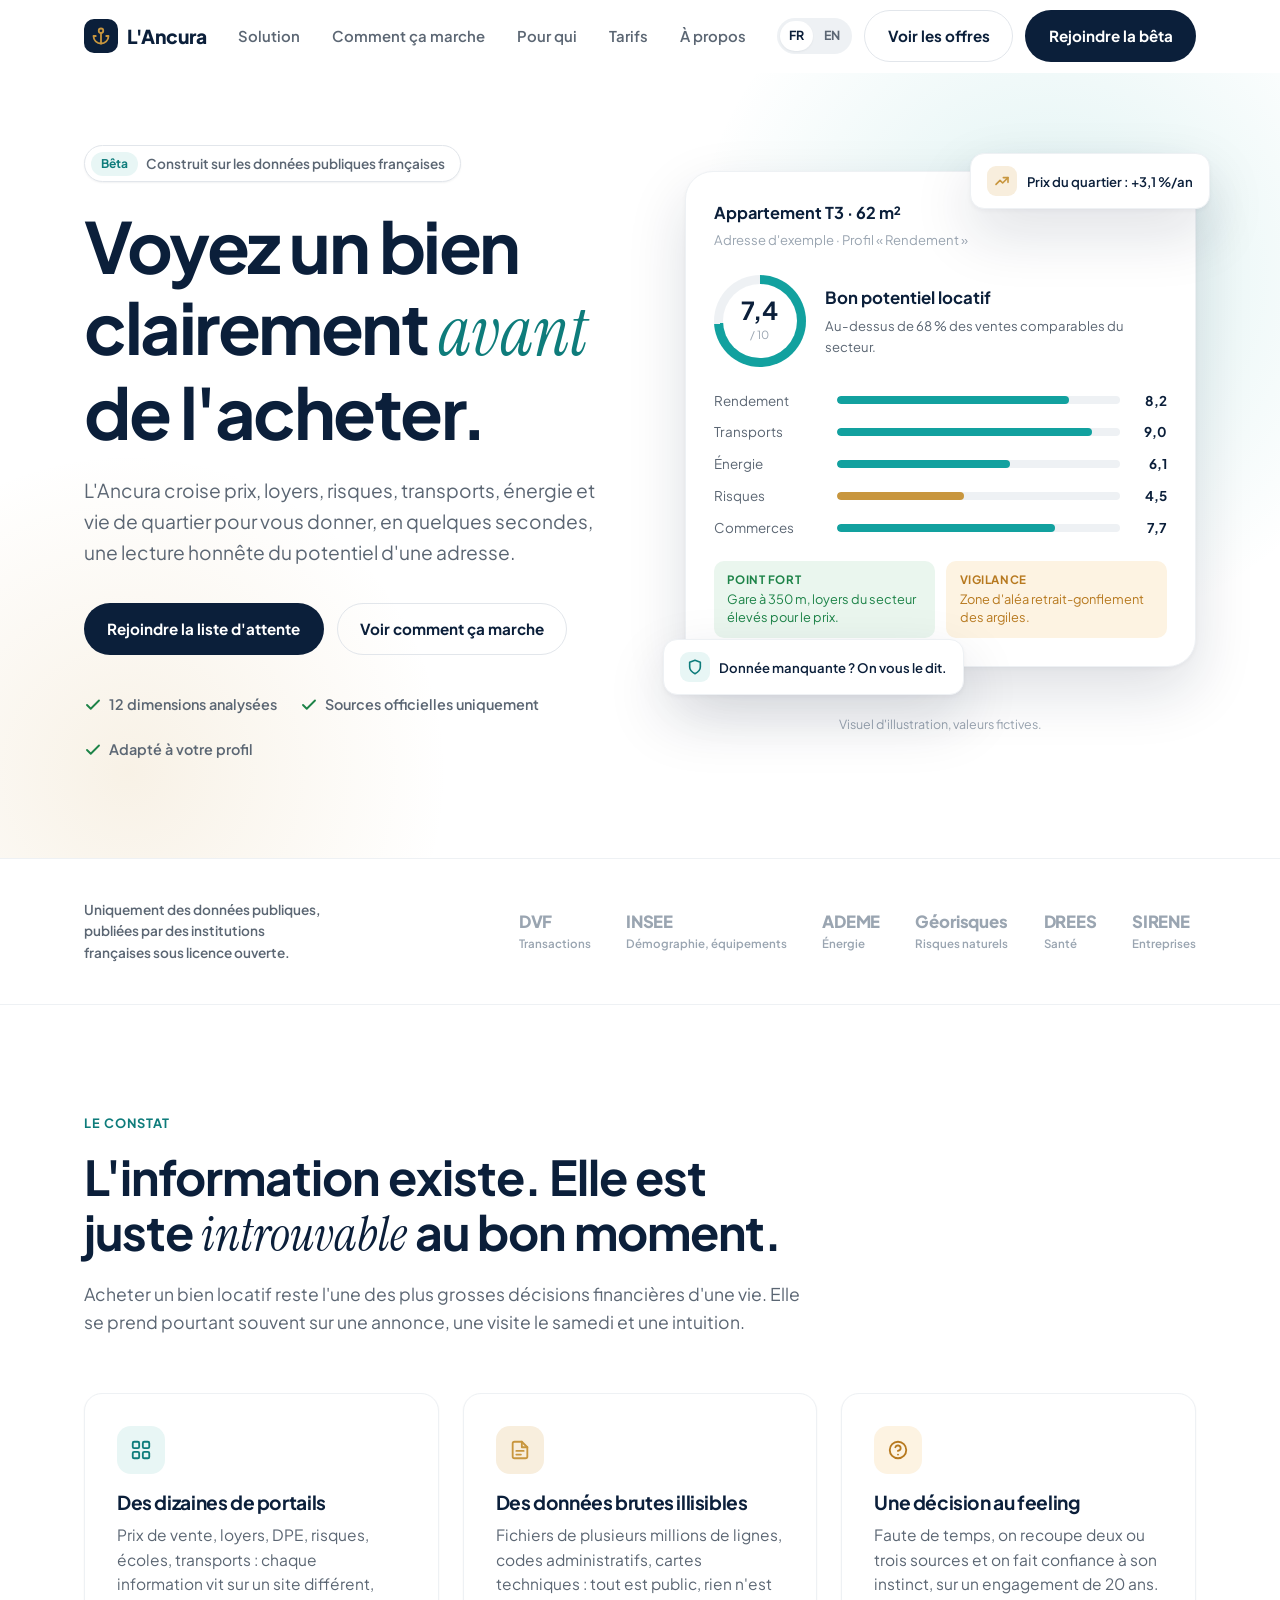
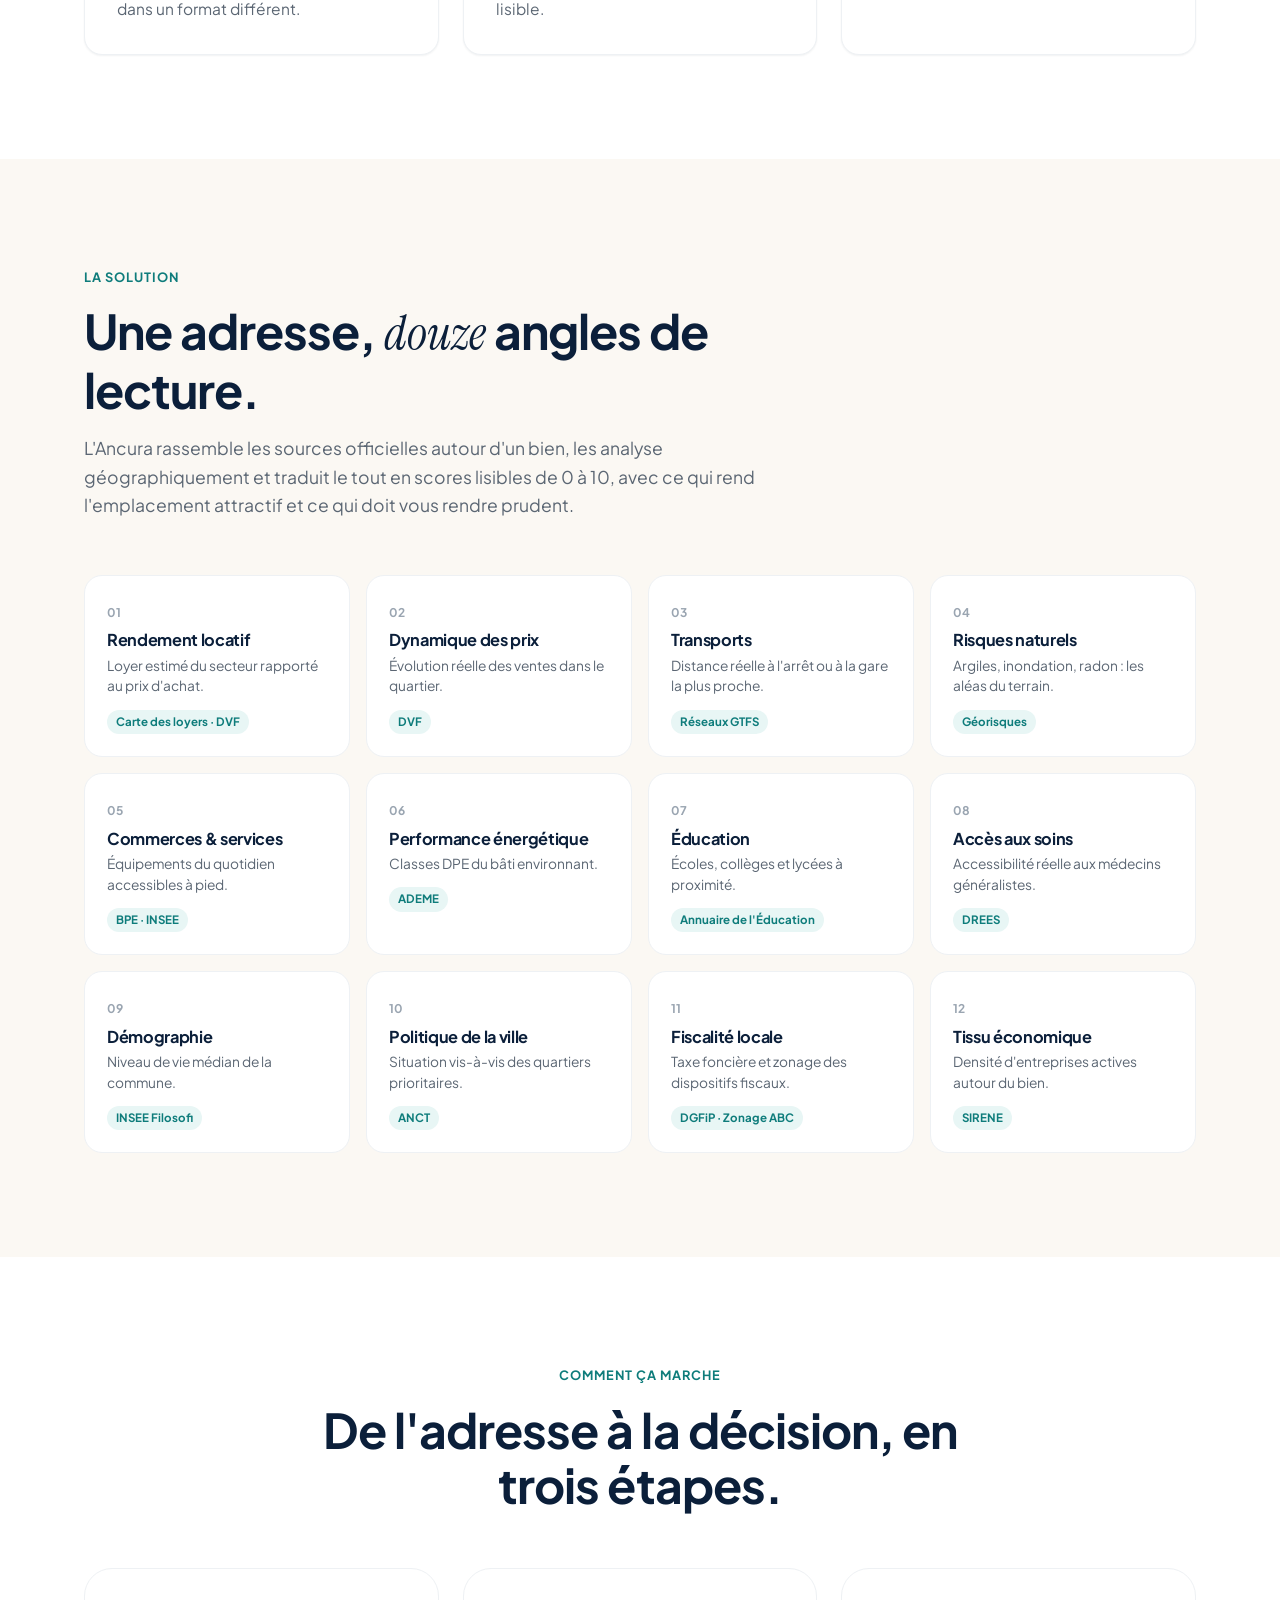
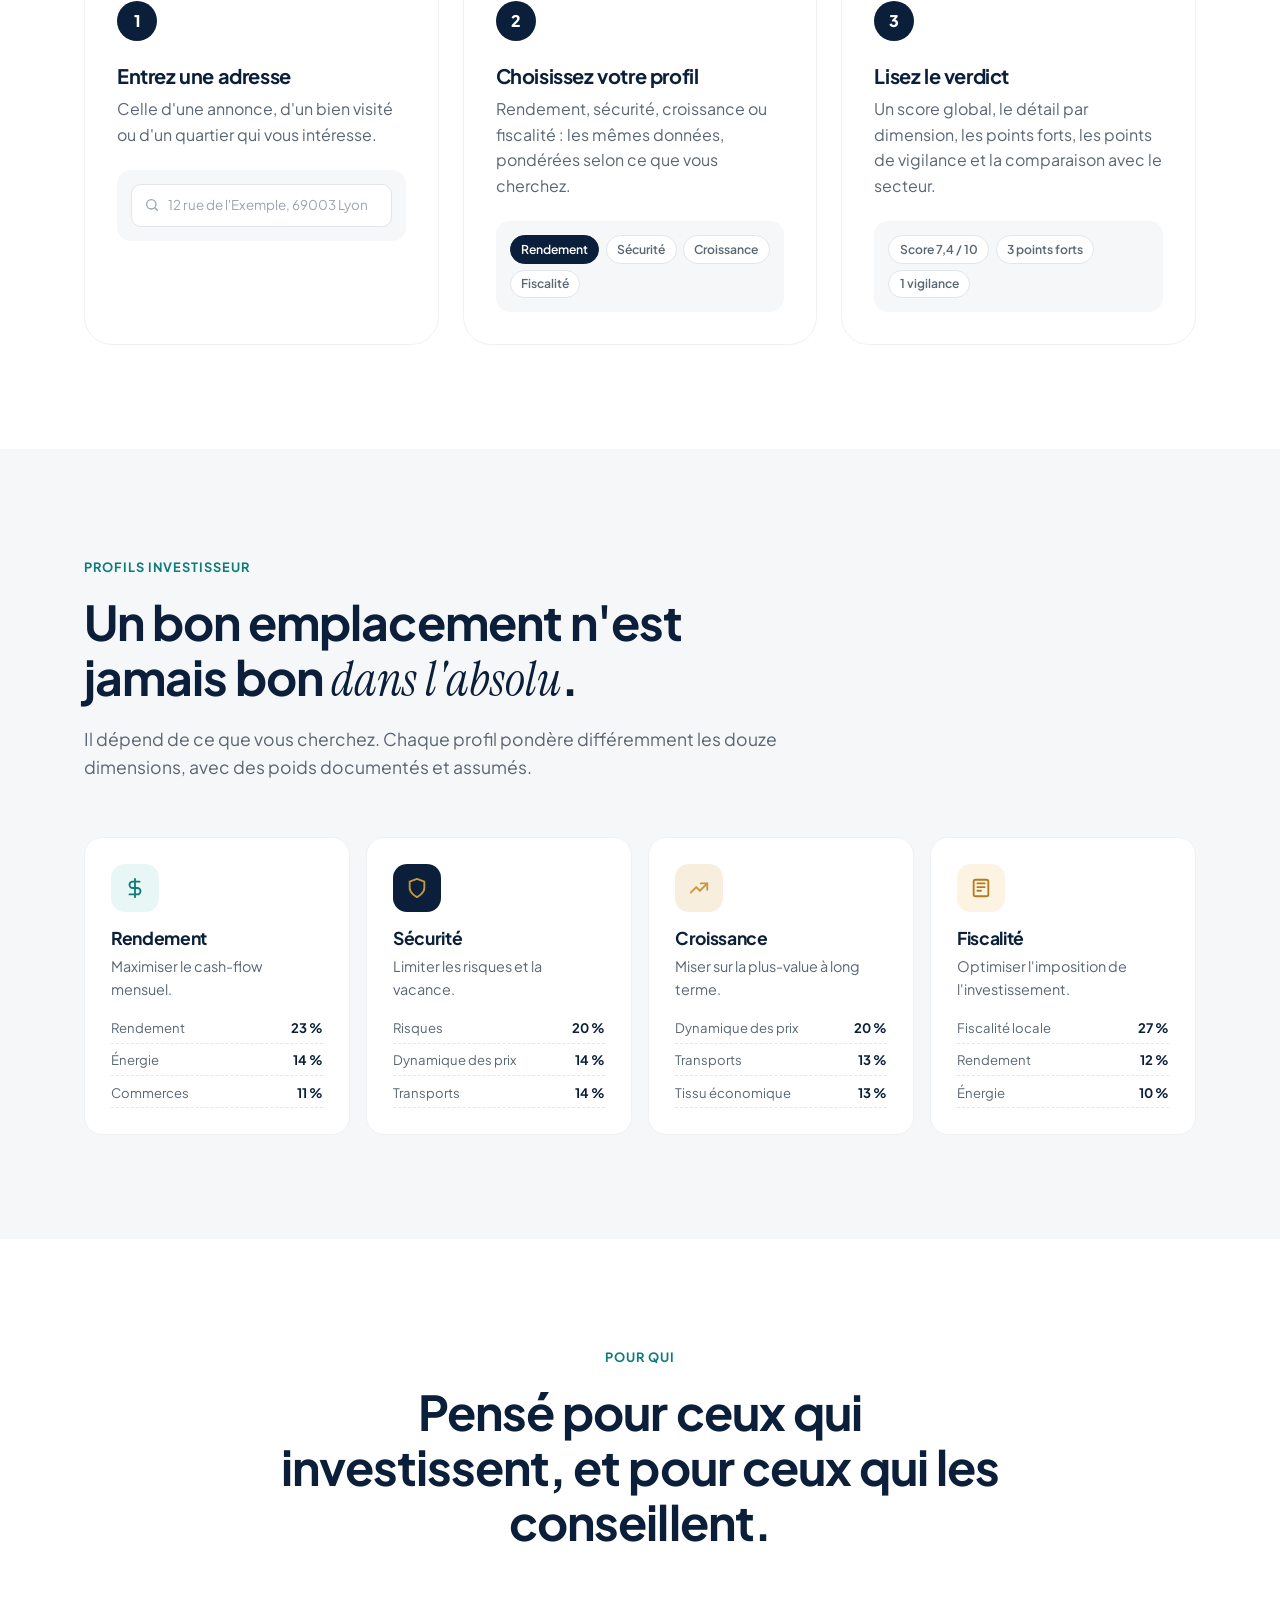
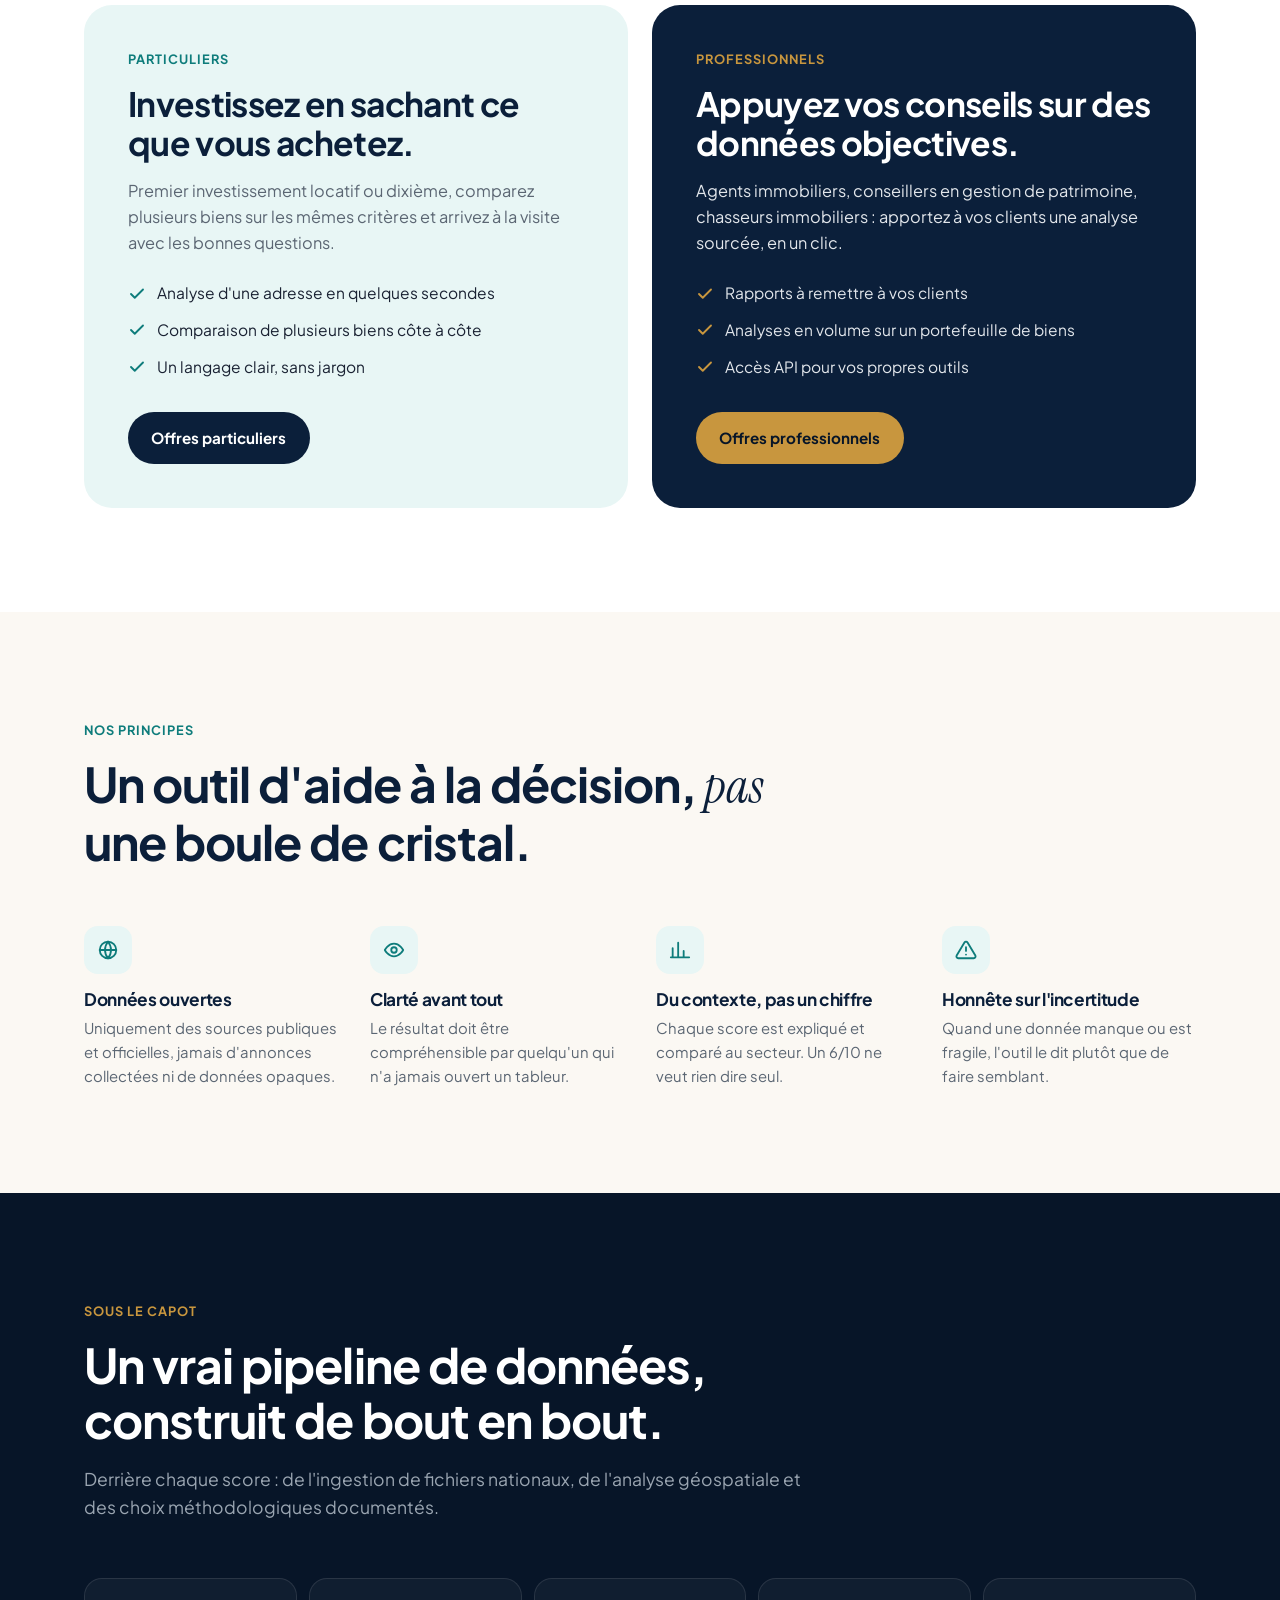
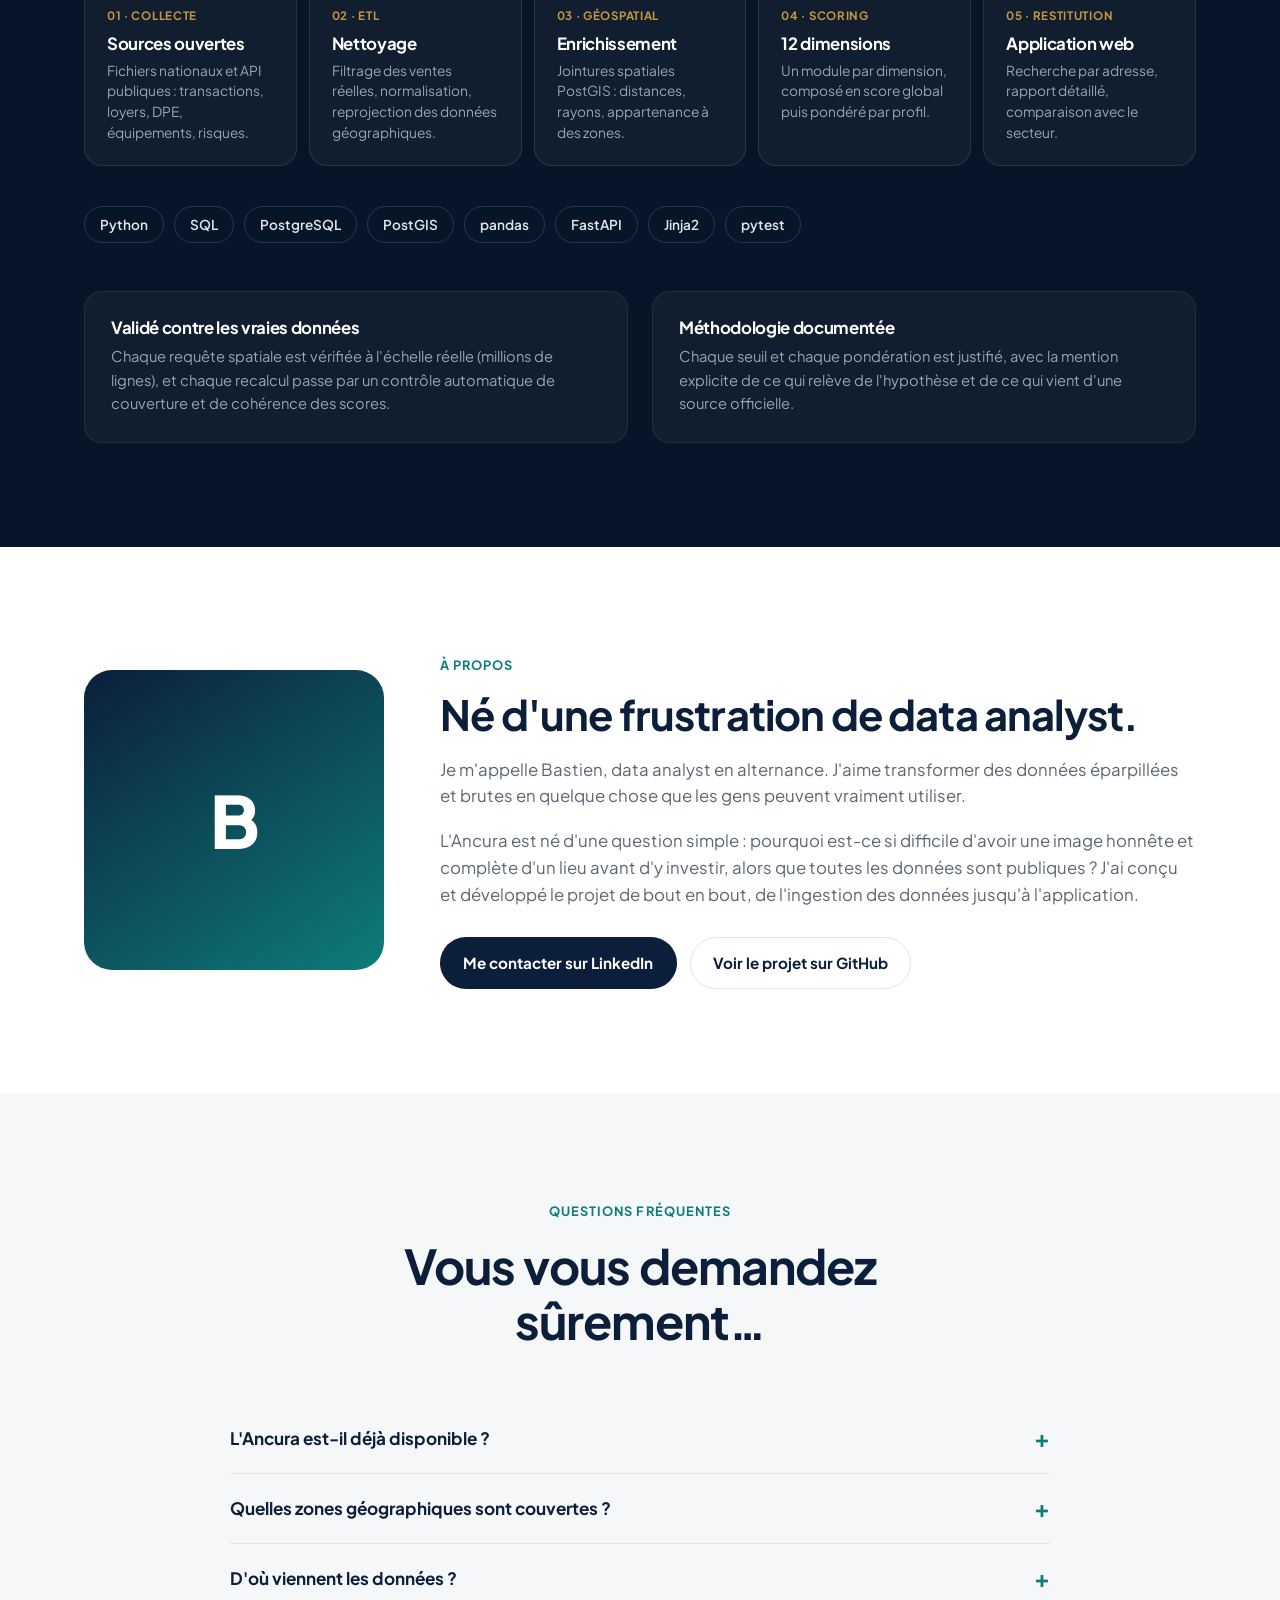
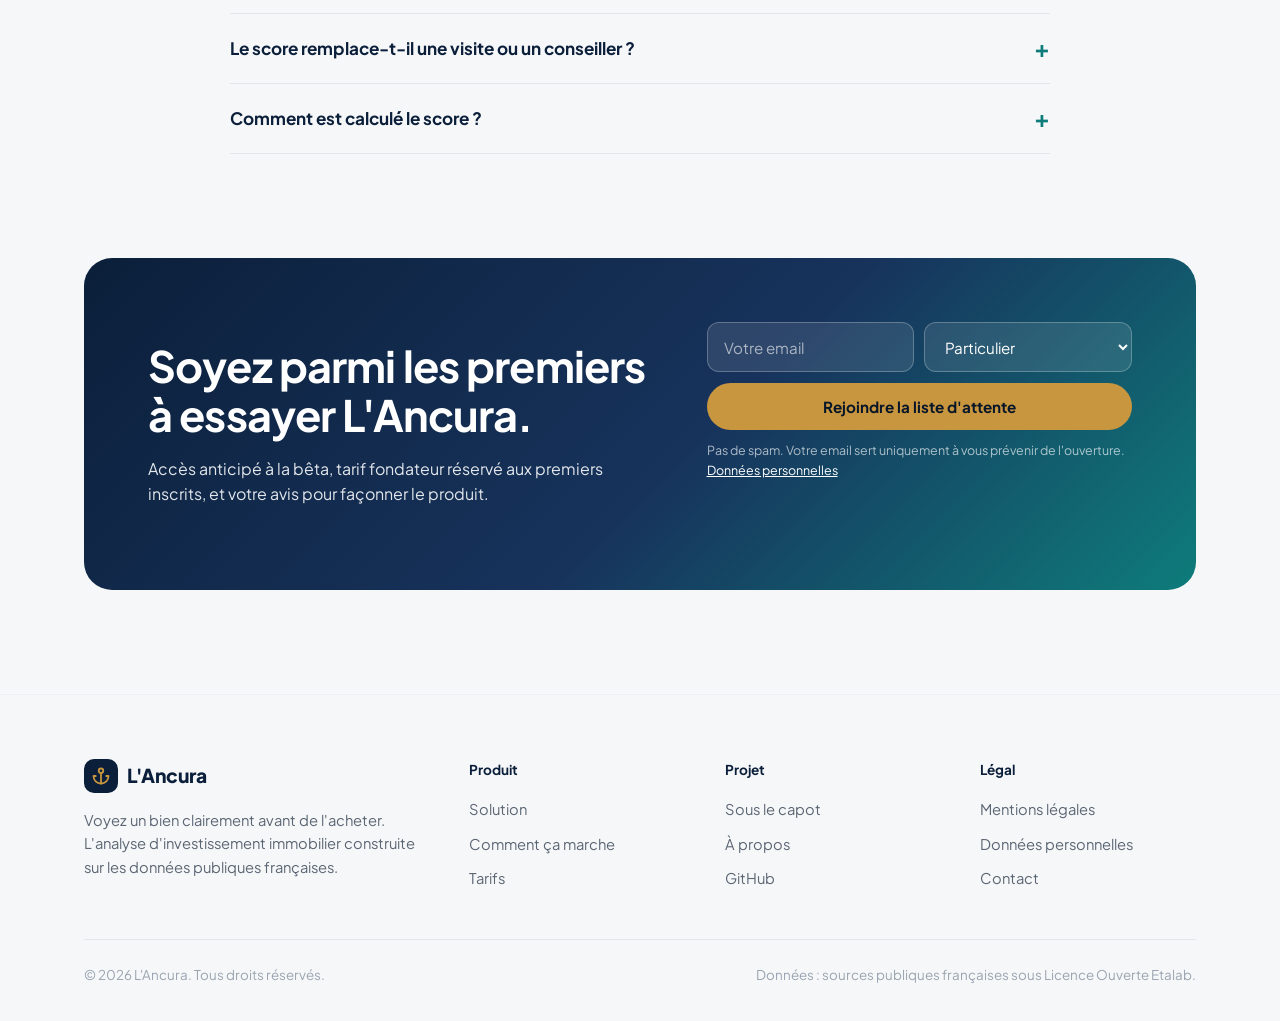
<file: site/index.html>
<!doctype html>
<html lang="fr">
<head>
  <meta charset="utf-8">
  <meta name="viewport" content="width=device-width, initial-scale=1">
  <title>L'Ancura — Voyez un bien clairement avant de l'acheter</title>
  <meta name="description" content="L'Ancura croise les données publiques françaises (prix, loyers, risques, transports, énergie…) pour livrer une lecture claire du potentiel d'investissement d'une adresse.">
  <meta property="og:title" content="L'Ancura — Voyez un bien clairement avant de l'acheter">
  <meta property="og:description" content="12 dimensions, des sources publiques officielles, une lecture claire adaptée à votre profil d'investisseur.">
  <meta property="og:type" content="website">
  <link rel="alternate" hreflang="fr" href="index.html">
  <link rel="alternate" hreflang="en" href="en/index.html">
  <link rel="icon" href="favicon.svg" type="image/svg+xml">
  <link rel="preconnect" href="https://fonts.googleapis.com">
  <link rel="preconnect" href="https://fonts.gstatic.com" crossorigin>
  <link href="https://fonts.googleapis.com/css2?family=Instrument+Serif:ital@1&family=Plus+Jakarta+Sans:wght@400;500;600;700;800&display=swap" rel="stylesheet">
  <link rel="stylesheet" href="styles.css">
</head>
<body>

<header class="nav">
  <div class="container nav-inner">
    <a href="index.html" class="brand" aria-label="L'Ancura, accueil">
      <span class="brand-mark"><svg width="18" height="18" viewBox="0 0 24 24" fill="none" stroke="currentColor" stroke-width="2.4" stroke-linecap="round" stroke-linejoin="round"><circle cx="12" cy="5" r="3"/><path d="M12 22V8"/><path d="M5 12H2a10 10 0 0 0 20 0h-3"/></svg></span>
      L'Ancura
    </a>
    <ul class="nav-links">
      <li><a href="#solution">Solution</a></li>
      <li><a href="#fonctionnement">Comment ça marche</a></li>
      <li><a href="#pour-qui">Pour qui</a></li>
      <li><a href="tarifs.html">Tarifs</a></li>
      <li><a href="#a-propos">À propos</a></li>
    </ul>
    <div class="nav-cta">
      <a href="en/index.html" class="lang-switch" hreflang="en" lang="en" aria-label="View the site in English"><b>FR</b><span>EN</span></a>
      <a href="tarifs.html" class="btn btn-ghost">Voir les offres</a>
      <a href="#rejoindre" class="btn btn-primary" data-waitlist="nav">Rejoindre la bêta</a>
      <button class="nav-toggle" aria-label="Ouvrir le menu" aria-expanded="false">
        <svg width="24" height="24" viewBox="0 0 24 24" fill="none" stroke="currentColor" stroke-width="2" stroke-linecap="round"><path d="M4 7h16M4 12h16M4 17h16"/></svg>
      </button>
    </div>
  </div>
</header>

<main>

  <!-- Hero -->
  <section class="hero">
    <div class="container hero-grid">
      <div>
        <span class="pill"><b>Bêta</b> Construit sur les données publiques françaises</span>
        <h1>Voyez un bien clairement <span class="serif">avant</span> de l'acheter.</h1>
        <p class="hero-lead">L'Ancura croise prix, loyers, risques, transports, énergie et vie de quartier pour vous donner, en quelques secondes, une lecture honnête du potentiel d'une adresse.</p>
        <div class="hero-actions">
          <a href="#rejoindre" class="btn btn-primary" data-waitlist="hero">Rejoindre la liste d'attente</a>
          <a href="#fonctionnement" class="btn btn-ghost">Voir comment ça marche</a>
        </div>
        <div class="hero-proof">
          <span><svg width="18" height="18" viewBox="0 0 24 24" fill="none" stroke="currentColor" stroke-width="2.5" stroke-linecap="round" stroke-linejoin="round"><path d="M20 6 9 17l-5-5"/></svg>12 dimensions analysées</span>
          <span><svg width="18" height="18" viewBox="0 0 24 24" fill="none" stroke="currentColor" stroke-width="2.5" stroke-linecap="round" stroke-linejoin="round"><path d="M20 6 9 17l-5-5"/></svg>Sources officielles uniquement</span>
          <span><svg width="18" height="18" viewBox="0 0 24 24" fill="none" stroke="currentColor" stroke-width="2.5" stroke-linecap="round" stroke-linejoin="round"><path d="M20 6 9 17l-5-5"/></svg>Adapté à votre profil</span>
        </div>
      </div>

      <div class="mock" aria-label="Exemple illustratif de rapport L'Ancura">
        <div class="mock-float f1"><span class="dot"><svg width="16" height="16" viewBox="0 0 24 24" fill="none" stroke="currentColor" stroke-width="2.4" stroke-linecap="round" stroke-linejoin="round"><path d="M3 17l6-6 4 4 8-8"/><path d="M14 7h7v7"/></svg></span>Prix du quartier : +3,1 %/an</div>
        <div class="mock-card">
          <div class="mock-top">
            <div>
              <div class="mock-address">Appartement T3 · 62 m²</div>
              <div class="mock-sub">Adresse d'exemple · Profil « Rendement »</div>
            </div>
          </div>
          <div class="mock-score">
            <div class="ring" style="--p: 74"><div><span><strong>7,4</strong><small>/ 10</small></span></div></div>
            <div class="mock-score-label"><b>Bon potentiel locatif</b>Au-dessus de 68 % des ventes comparables du secteur.</div>
          </div>
          <div class="bars">
            <div class="bar">Rendement<div class="bar-track"><div class="bar-fill" style="width: 82%"></div></div><b>8,2</b></div>
            <div class="bar">Transports<div class="bar-track"><div class="bar-fill" style="width: 90%"></div></div><b>9,0</b></div>
            <div class="bar">Énergie<div class="bar-track"><div class="bar-fill" style="width: 61%"></div></div><b>6,1</b></div>
            <div class="bar">Risques<div class="bar-track"><div class="bar-fill warn" style="width: 45%"></div></div><b>4,5</b></div>
            <div class="bar">Commerces<div class="bar-track"><div class="bar-fill" style="width: 77%"></div></div><b>7,7</b></div>
          </div>
          <div class="mock-notes">
            <div class="note good"><b>Point fort</b>Gare à 350 m, loyers du secteur élevés pour le prix.</div>
            <div class="note watch"><b>Vigilance</b>Zone d'aléa retrait-gonflement des argiles.</div>
          </div>
        </div>
        <div class="mock-float f2"><span class="dot"><svg width="16" height="16" viewBox="0 0 24 24" fill="none" stroke="currentColor" stroke-width="2.4" stroke-linecap="round" stroke-linejoin="round"><path d="M12 22s8-4 8-10V5l-8-3-8 3v7c0 6 8 10 8 10z"/></svg></span>Donnée manquante ? On vous le dit.</div>
        <p class="mock-caption">Visuel d'illustration, valeurs fictives.</p>
      </div>
    </div>
  </section>

  <!-- Sources -->
  <div class="sources">
    <div class="container sources-inner">
      <p>Uniquement des données publiques, publiées par des institutions françaises sous licence ouverte.</p>
      <ul>
        <li>DVF<small>Transactions</small></li>
        <li>INSEE<small>Démographie, équipements</small></li>
        <li>ADEME<small>Énergie</small></li>
        <li>Géorisques<small>Risques naturels</small></li>
        <li>DREES<small>Santé</small></li>
        <li>SIRENE<small>Entreprises</small></li>
      </ul>
    </div>
  </div>

  <!-- Problème -->
  <section id="probleme">
    <div class="container">
      <div class="section-head reveal">
        <span class="eyebrow">Le constat</span>
        <h2>L'information existe. Elle est juste <span class="serif">introuvable</span> au bon moment.</h2>
        <p>Acheter un bien locatif reste l'une des plus grosses décisions financières d'une vie. Elle se prend pourtant souvent sur une annonce, une visite le samedi et une intuition.</p>
      </div>
      <div class="grid-3">
        <div class="card reveal">
          <div class="icon"><svg width="22" height="22" viewBox="0 0 24 24" fill="none" stroke="currentColor" stroke-width="2" stroke-linecap="round" stroke-linejoin="round"><rect x="3" y="3" width="7" height="7" rx="1.5"/><rect x="14" y="3" width="7" height="7" rx="1.5"/><rect x="3" y="14" width="7" height="7" rx="1.5"/><rect x="14" y="14" width="7" height="7" rx="1.5"/></svg></div>
          <h3>Des dizaines de portails</h3>
          <p>Prix de vente, loyers, DPE, risques, écoles, transports : chaque information vit sur un site différent, dans un format différent.</p>
        </div>
        <div class="card reveal">
          <div class="icon gold"><svg width="22" height="22" viewBox="0 0 24 24" fill="none" stroke="currentColor" stroke-width="2" stroke-linecap="round" stroke-linejoin="round"><path d="M14 3H6a2 2 0 0 0-2 2v14a2 2 0 0 0 2 2h12a2 2 0 0 0 2-2V9z"/><path d="M14 3v6h6"/><path d="M8 13h8M8 17h5"/></svg></div>
          <h3>Des données brutes illisibles</h3>
          <p>Fichiers de plusieurs millions de lignes, codes administratifs, cartes techniques : tout est public, rien n'est lisible.</p>
        </div>
        <div class="card reveal">
          <div class="icon amber"><svg width="22" height="22" viewBox="0 0 24 24" fill="none" stroke="currentColor" stroke-width="2" stroke-linecap="round" stroke-linejoin="round"><circle cx="12" cy="12" r="9"/><path d="M9.1 9a3 3 0 0 1 5.8 1c0 2-3 3-3 3"/><path d="M12 17h.01"/></svg></div>
          <h3>Une décision au feeling</h3>
          <p>Faute de temps, on recoupe deux ou trois sources et on fait confiance à son instinct, sur un engagement de 20 ans.</p>
        </div>
      </div>
    </div>
  </section>

  <!-- Solution / dimensions -->
  <section id="solution" class="section-sand">
    <div class="container">
      <div class="section-head reveal">
        <span class="eyebrow">La solution</span>
        <h2>Une adresse, <span class="serif">douze</span> angles de lecture.</h2>
        <p>L'Ancura rassemble les sources officielles autour d'un bien, les analyse géographiquement et traduit le tout en scores lisibles de 0 à 10, avec ce qui rend l'emplacement attractif et ce qui doit vous rendre prudent.</p>
      </div>
      <div class="dims">
        <div class="dim reveal"><span class="dim-num">01</span><h3>Rendement locatif</h3><p>Loyer estimé du secteur rapporté au prix d'achat.</p><span class="src">Carte des loyers · DVF</span></div>
        <div class="dim reveal"><span class="dim-num">02</span><h3>Dynamique des prix</h3><p>Évolution réelle des ventes dans le quartier.</p><span class="src">DVF</span></div>
        <div class="dim reveal"><span class="dim-num">03</span><h3>Transports</h3><p>Distance réelle à l'arrêt ou à la gare la plus proche.</p><span class="src">Réseaux GTFS</span></div>
        <div class="dim reveal"><span class="dim-num">04</span><h3>Risques naturels</h3><p>Argiles, inondation, radon : les aléas du terrain.</p><span class="src">Géorisques</span></div>
        <div class="dim reveal"><span class="dim-num">05</span><h3>Commerces &amp; services</h3><p>Équipements du quotidien accessibles à pied.</p><span class="src">BPE · INSEE</span></div>
        <div class="dim reveal"><span class="dim-num">06</span><h3>Performance énergétique</h3><p>Classes DPE du bâti environnant.</p><span class="src">ADEME</span></div>
        <div class="dim reveal"><span class="dim-num">07</span><h3>Éducation</h3><p>Écoles, collèges et lycées à proximité.</p><span class="src">Annuaire de l'Éducation</span></div>
        <div class="dim reveal"><span class="dim-num">08</span><h3>Accès aux soins</h3><p>Accessibilité réelle aux médecins généralistes.</p><span class="src">DREES</span></div>
        <div class="dim reveal"><span class="dim-num">09</span><h3>Démographie</h3><p>Niveau de vie médian de la commune.</p><span class="src">INSEE Filosofi</span></div>
        <div class="dim reveal"><span class="dim-num">10</span><h3>Politique de la ville</h3><p>Situation vis-à-vis des quartiers prioritaires.</p><span class="src">ANCT</span></div>
        <div class="dim reveal"><span class="dim-num">11</span><h3>Fiscalité locale</h3><p>Taxe foncière et zonage des dispositifs fiscaux.</p><span class="src">DGFiP · Zonage ABC</span></div>
        <div class="dim reveal"><span class="dim-num">12</span><h3>Tissu économique</h3><p>Densité d'entreprises actives autour du bien.</p><span class="src">SIRENE</span></div>
      </div>
    </div>
  </section>

  <!-- Fonctionnement -->
  <section id="fonctionnement">
    <div class="container">
      <div class="section-head center reveal">
        <span class="eyebrow">Comment ça marche</span>
        <h2>De l'adresse à la décision, en trois étapes.</h2>
      </div>
      <div class="steps">
        <div class="step reveal">
          <h3>Entrez une adresse</h3>
          <p>Celle d'une annonce, d'un bien visité ou d'un quartier qui vous intéresse.</p>
          <div class="step-visual"><div class="fake-input"><svg width="16" height="16" viewBox="0 0 24 24" fill="none" stroke="currentColor" stroke-width="2" stroke-linecap="round"><circle cx="11" cy="11" r="7"/><path d="m20 20-3.5-3.5"/></svg>12 rue de l'Exemple, 69003 Lyon</div></div>
        </div>
        <div class="step reveal">
          <h3>Choisissez votre profil</h3>
          <p>Rendement, sécurité, croissance ou fiscalité : les mêmes données, pondérées selon ce que vous cherchez.</p>
          <div class="step-visual"><div class="chips"><span class="chip on">Rendement</span><span class="chip">Sécurité</span><span class="chip">Croissance</span><span class="chip">Fiscalité</span></div></div>
        </div>
        <div class="step reveal">
          <h3>Lisez le verdict</h3>
          <p>Un score global, le détail par dimension, les points forts, les points de vigilance et la comparaison avec le secteur.</p>
          <div class="step-visual"><div class="chips"><span class="chip">Score 7,4 / 10</span><span class="chip">3 points forts</span><span class="chip">1 vigilance</span></div></div>
        </div>
      </div>
    </div>
  </section>

  <!-- Profils -->
  <section class="section-gray">
    <div class="container">
      <div class="section-head reveal">
        <span class="eyebrow">Profils investisseur</span>
        <h2>Un bon emplacement n'est jamais bon <span class="serif">dans l'absolu</span>.</h2>
        <p>Il dépend de ce que vous cherchez. Chaque profil pondère différemment les douze dimensions, avec des poids documentés et assumés.</p>
      </div>
      <div class="profiles">
        <div class="profile reveal">
          <div class="icon"><svg width="22" height="22" viewBox="0 0 24 24" fill="none" stroke="currentColor" stroke-width="2" stroke-linecap="round" stroke-linejoin="round"><path d="M12 2v20M17 5H9.5a3.5 3.5 0 0 0 0 7h5a3.5 3.5 0 0 1 0 7H6"/></svg></div>
          <h3>Rendement</h3>
          <p>Maximiser le cash-flow mensuel.</p>
          <ul><li>Rendement <b>23 %</b></li><li>Énergie <b>14 %</b></li><li>Commerces <b>11 %</b></li></ul>
        </div>
        <div class="profile reveal">
          <div class="icon navy"><svg width="22" height="22" viewBox="0 0 24 24" fill="none" stroke="currentColor" stroke-width="2" stroke-linecap="round" stroke-linejoin="round"><path d="M12 22s8-4 8-10V5l-8-3-8 3v7c0 6 8 10 8 10z"/></svg></div>
          <h3>Sécurité</h3>
          <p>Limiter les risques et la vacance.</p>
          <ul><li>Risques <b>20 %</b></li><li>Dynamique des prix <b>14 %</b></li><li>Transports <b>14 %</b></li></ul>
        </div>
        <div class="profile reveal">
          <div class="icon gold"><svg width="22" height="22" viewBox="0 0 24 24" fill="none" stroke="currentColor" stroke-width="2" stroke-linecap="round" stroke-linejoin="round"><path d="M3 17l6-6 4 4 8-8"/><path d="M14 7h7v7"/></svg></div>
          <h3>Croissance</h3>
          <p>Miser sur la plus-value à long terme.</p>
          <ul><li>Dynamique des prix <b>20 %</b></li><li>Transports <b>13 %</b></li><li>Tissu économique <b>13 %</b></li></ul>
        </div>
        <div class="profile reveal">
          <div class="icon amber"><svg width="22" height="22" viewBox="0 0 24 24" fill="none" stroke="currentColor" stroke-width="2" stroke-linecap="round" stroke-linejoin="round"><rect x="4" y="3" width="16" height="18" rx="2"/><path d="M8 7h8M8 11h8M8 15h4"/></svg></div>
          <h3>Fiscalité</h3>
          <p>Optimiser l'imposition de l'investissement.</p>
          <ul><li>Fiscalité locale <b>27 %</b></li><li>Rendement <b>12 %</b></li><li>Énergie <b>10 %</b></li></ul>
        </div>
      </div>
    </div>
  </section>

  <!-- Pour qui -->
  <section id="pour-qui">
    <div class="container">
      <div class="section-head center reveal">
        <span class="eyebrow">Pour qui</span>
        <h2>Pensé pour ceux qui investissent, et pour ceux qui les conseillent.</h2>
      </div>
      <div class="grid-2">
        <div class="audience individual reveal">
          <span class="audience-tag">Particuliers</span>
          <h3>Investissez en sachant ce que vous achetez.</h3>
          <p>Premier investissement locatif ou dixième, comparez plusieurs biens sur les mêmes critères et arrivez à la visite avec les bonnes questions.</p>
          <ul class="checklist">
            <li><svg width="18" height="18" viewBox="0 0 24 24" fill="none" stroke="currentColor" stroke-width="2.5" stroke-linecap="round" stroke-linejoin="round"><path d="M20 6 9 17l-5-5"/></svg>Analyse d'une adresse en quelques secondes</li>
            <li><svg width="18" height="18" viewBox="0 0 24 24" fill="none" stroke="currentColor" stroke-width="2.5" stroke-linecap="round" stroke-linejoin="round"><path d="M20 6 9 17l-5-5"/></svg>Comparaison de plusieurs biens côte à côte</li>
            <li><svg width="18" height="18" viewBox="0 0 24 24" fill="none" stroke="currentColor" stroke-width="2.5" stroke-linecap="round" stroke-linejoin="round"><path d="M20 6 9 17l-5-5"/></svg>Un langage clair, sans jargon</li>
          </ul>
          <a href="tarifs.html" class="btn btn-primary">Offres particuliers</a>
        </div>
        <div class="audience pro reveal">
          <span class="audience-tag">Professionnels</span>
          <h3>Appuyez vos conseils sur des données objectives.</h3>
          <p>Agents immobiliers, conseillers en gestion de patrimoine, chasseurs immobiliers : apportez à vos clients une analyse sourcée, en un clic.</p>
          <ul class="checklist">
            <li><svg width="18" height="18" viewBox="0 0 24 24" fill="none" stroke="currentColor" stroke-width="2.5" stroke-linecap="round" stroke-linejoin="round"><path d="M20 6 9 17l-5-5"/></svg>Rapports à remettre à vos clients</li>
            <li><svg width="18" height="18" viewBox="0 0 24 24" fill="none" stroke="currentColor" stroke-width="2.5" stroke-linecap="round" stroke-linejoin="round"><path d="M20 6 9 17l-5-5"/></svg>Analyses en volume sur un portefeuille de biens</li>
            <li><svg width="18" height="18" viewBox="0 0 24 24" fill="none" stroke="currentColor" stroke-width="2.5" stroke-linecap="round" stroke-linejoin="round"><path d="M20 6 9 17l-5-5"/></svg>Accès API pour vos propres outils</li>
          </ul>
          <a href="tarifs.html#pros" class="btn btn-gold">Offres professionnels</a>
        </div>
      </div>
    </div>
  </section>

  <!-- Principes -->
  <section class="section-sand">
    <div class="container">
      <div class="section-head reveal">
        <span class="eyebrow">Nos principes</span>
        <h2>Un outil d'aide à la décision, <span class="serif">pas</span> une boule de cristal.</h2>
      </div>
      <div class="principles">
        <div class="principle reveal">
          <div class="icon"><svg width="22" height="22" viewBox="0 0 24 24" fill="none" stroke="currentColor" stroke-width="2" stroke-linecap="round" stroke-linejoin="round"><circle cx="12" cy="12" r="9"/><path d="M3 12h18M12 3a14 14 0 0 1 0 18M12 3a14 14 0 0 0 0 18"/></svg></div>
          <h3>Données ouvertes</h3>
          <p>Uniquement des sources publiques et officielles, jamais d'annonces collectées ni de données opaques.</p>
        </div>
        <div class="principle reveal">
          <div class="icon"><svg width="22" height="22" viewBox="0 0 24 24" fill="none" stroke="currentColor" stroke-width="2" stroke-linecap="round" stroke-linejoin="round"><path d="M2 12s3.5-7 10-7 10 7 10 7-3.5 7-10 7S2 12 2 12z"/><circle cx="12" cy="12" r="3"/></svg></div>
          <h3>Clarté avant tout</h3>
          <p>Le résultat doit être compréhensible par quelqu'un qui n'a jamais ouvert un tableur.</p>
        </div>
        <div class="principle reveal">
          <div class="icon"><svg width="22" height="22" viewBox="0 0 24 24" fill="none" stroke="currentColor" stroke-width="2" stroke-linecap="round" stroke-linejoin="round"><path d="M4 20V10M10 20V4M16 20v-7M22 20H2"/></svg></div>
          <h3>Du contexte, pas un chiffre</h3>
          <p>Chaque score est expliqué et comparé au secteur. Un 6/10 ne veut rien dire seul.</p>
        </div>
        <div class="principle reveal">
          <div class="icon"><svg width="22" height="22" viewBox="0 0 24 24" fill="none" stroke="currentColor" stroke-width="2" stroke-linecap="round" stroke-linejoin="round"><path d="M12 9v4M12 17h.01"/><path d="M10.3 3.9 1.8 18a2 2 0 0 0 1.7 3h17a2 2 0 0 0 1.7-3L13.7 3.9a2 2 0 0 0-3.4 0z"/></svg></div>
          <h3>Honnête sur l'incertitude</h3>
          <p>Quand une donnée manque ou est fragile, l'outil le dit plutôt que de faire semblant.</p>
        </div>
      </div>
    </div>
  </section>

  <!-- Sous le capot -->
  <section id="technique" class="tech">
    <div class="container">
      <div class="section-head reveal">
        <span class="eyebrow">Sous le capot</span>
        <h2>Un vrai pipeline de données, construit de bout en bout.</h2>
        <p>Derrière chaque score : de l'ingestion de fichiers nationaux, de l'analyse géospatiale et des choix méthodologiques documentés.</p>
      </div>
      <div class="pipeline">
        <div class="pipe reveal"><span class="pipe-step">01 · Collecte</span><h3>Sources ouvertes</h3><p>Fichiers nationaux et API publiques : transactions, loyers, DPE, équipements, risques.</p></div>
        <div class="pipe reveal"><span class="pipe-step">02 · ETL</span><h3>Nettoyage</h3><p>Filtrage des ventes réelles, normalisation, reprojection des données géographiques.</p></div>
        <div class="pipe reveal"><span class="pipe-step">03 · Géospatial</span><h3>Enrichissement</h3><p>Jointures spatiales PostGIS : distances, rayons, appartenance à des zones.</p></div>
        <div class="pipe reveal"><span class="pipe-step">04 · Scoring</span><h3>12 dimensions</h3><p>Un module par dimension, composé en score global puis pondéré par profil.</p></div>
        <div class="pipe reveal"><span class="pipe-step">05 · Restitution</span><h3>Application web</h3><p>Recherche par adresse, rapport détaillé, comparaison avec le secteur.</p></div>
      </div>
      <div class="stack reveal">
        <span>Python</span><span>SQL</span><span>PostgreSQL</span><span>PostGIS</span><span>pandas</span><span>FastAPI</span><span>Jinja2</span><span>pytest</span>
      </div>
      <div class="tech-quote">
        <div class="reveal">
          <h3>Validé contre les vraies données</h3>
          <p>Chaque requête spatiale est vérifiée à l'échelle réelle (millions de lignes), et chaque recalcul passe par un contrôle automatique de couverture et de cohérence des scores.</p>
        </div>
        <div class="reveal">
          <h3>Méthodologie documentée</h3>
          <p>Chaque seuil et chaque pondération est justifié, avec la mention explicite de ce qui relève de l'hypothèse et de ce qui vient d'une source officielle.</p>
        </div>
      </div>
    </div>
  </section>

  <!-- À propos -->
  <section id="a-propos">
    <div class="container about">
      <div class="avatar reveal" aria-hidden="true">B</div>
      <div class="reveal">
        <span class="eyebrow">À propos</span>
        <h2>Né d'une frustration de data analyst.</h2>
        <p>Je m'appelle Bastien, data analyst en alternance. J'aime transformer des données éparpillées et brutes en quelque chose que les gens peuvent vraiment utiliser.</p>
        <p>L'Ancura est né d'une question simple : pourquoi est-ce si difficile d'avoir une image honnête et complète d'un lieu avant d'y investir, alors que toutes les données sont publiques ? J'ai conçu et développé le projet de bout en bout, de l'ingestion des données jusqu'à l'application.</p>
        <div class="about-links">
          <a href="https://linkedin.com/in/gfbastien" class="btn btn-primary" target="_blank" rel="noopener">Me contacter sur LinkedIn</a>
          <a href="https://github.com/gfbastien/lancura-showcase" class="btn btn-ghost" target="_blank" rel="noopener">Voir le projet sur GitHub</a>
        </div>
      </div>
    </div>
  </section>

  <!-- FAQ -->
  <section class="section-gray">
    <div class="container">
      <div class="section-head center reveal">
        <span class="eyebrow">Questions fréquentes</span>
        <h2>Vous vous demandez sûrement…</h2>
      </div>
      <div class="faq reveal">
        <details>
          <summary>L'Ancura est-il déjà disponible ?</summary>
          <p>L'Ancura est en bêta privée. Inscrivez-vous sur la liste d'attente pour faire partie des premiers utilisateurs et bénéficier du tarif fondateur.</p>
        </details>
        <details>
          <summary>Quelles zones géographiques sont couvertes ?</summary>
          <p>Les sources utilisées sont nationales. La couverture s'étend département par département au fil de la bêta : indiquez-nous les zones qui vous intéressent lors de votre inscription.</p>
        </details>
        <details>
          <summary>D'où viennent les données ?</summary>
          <p>Exclusivement de sources publiques françaises sous licence ouverte : DGFiP (DVF), INSEE, ADEME, Géorisques, DREES, ANCT, ministère de l'Éducation nationale, entre autres.</p>
        </details>
        <details>
          <summary>Le score remplace-t-il une visite ou un conseiller ?</summary>
          <p>Non. L'Ancura éclaire une décision, il ne la prend pas à votre place. Il vous aide à poser les bonnes questions et à comparer des biens sur des critères objectifs.</p>
        </details>
        <details>
          <summary>Comment est calculé le score ?</summary>
          <p>Chaque dimension est notée de 0 à 10 à partir de seuils documentés, puis les dimensions sont pondérées selon le profil investisseur choisi. Quand une dimension n'a pas de donnée disponible, elle est signalée et exclue plutôt qu'estimée au hasard.</p>
        </details>
      </div>
    </div>
  </section>

  <!-- CTA -->
  <section class="cta-band section-gray" id="rejoindre">
    <div class="container">
      <div class="cta-box reveal">
        <div>
          <h2>Soyez parmi les premiers à essayer L'Ancura.</h2>
          <p>Accès anticipé à la bêta, tarif fondateur réservé aux premiers inscrits, et votre avis pour façonner le produit.</p>
        </div>
        <form class="waitlist" novalidate>
          <div class="waitlist-row">
            <input type="email" name="email" placeholder="Votre email" required aria-label="Votre email">
            <select name="profil" aria-label="Vous êtes">
              <option value="particulier">Particulier</option>
              <option value="professionnel">Professionnel</option>
            </select>
          </div>
          <button type="submit" class="btn btn-gold btn-block">Rejoindre la liste d'attente</button>
          <small>Pas de spam. Votre email sert uniquement à vous prévenir de l'ouverture. <a href="mentions-legales.html#donnees">Données personnelles</a></small>
          <p class="form-msg" role="status"></p>
        </form>
      </div>
    </div>
  </section>

</main>

<footer class="footer">
  <div class="container">
    <div class="footer-grid">
      <div>
        <a href="index.html" class="brand">
          <span class="brand-mark"><svg width="18" height="18" viewBox="0 0 24 24" fill="none" stroke="currentColor" stroke-width="2.4" stroke-linecap="round" stroke-linejoin="round"><circle cx="12" cy="5" r="3"/><path d="M12 22V8"/><path d="M5 12H2a10 10 0 0 0 20 0h-3"/></svg></span>
          L'Ancura
        </a>
        <p>Voyez un bien clairement avant de l'acheter. L'analyse d'investissement immobilier construite sur les données publiques françaises.</p>
      </div>
      <div>
        <h4>Produit</h4>
        <ul>
          <li><a href="index.html#solution">Solution</a></li>
          <li><a href="index.html#fonctionnement">Comment ça marche</a></li>
          <li><a href="tarifs.html">Tarifs</a></li>
        </ul>
      </div>
      <div>
        <h4>Projet</h4>
        <ul>
          <li><a href="index.html#technique">Sous le capot</a></li>
          <li><a href="index.html#a-propos">À propos</a></li>
          <li><a href="https://github.com/gfbastien/lancura-showcase" target="_blank" rel="noopener">GitHub</a></li>
        </ul>
      </div>
      <div>
        <h4>Légal</h4>
        <ul>
          <li><a href="mentions-legales.html">Mentions légales</a></li>
          <li><a href="mentions-legales.html#donnees">Données personnelles</a></li>
          <li><a href="https://linkedin.com/in/gfbastien" target="_blank" rel="noopener">Contact</a></li>
        </ul>
      </div>
    </div>
    <div class="footer-bottom">
      <span>© <span data-year>2026</span> L'Ancura. Tous droits réservés.</span>
      <span>Données : sources publiques françaises sous Licence Ouverte Etalab.</span>
    </div>
  </div>
</footer>

<script src="main.js"></script>
</body>
</html>
</file>
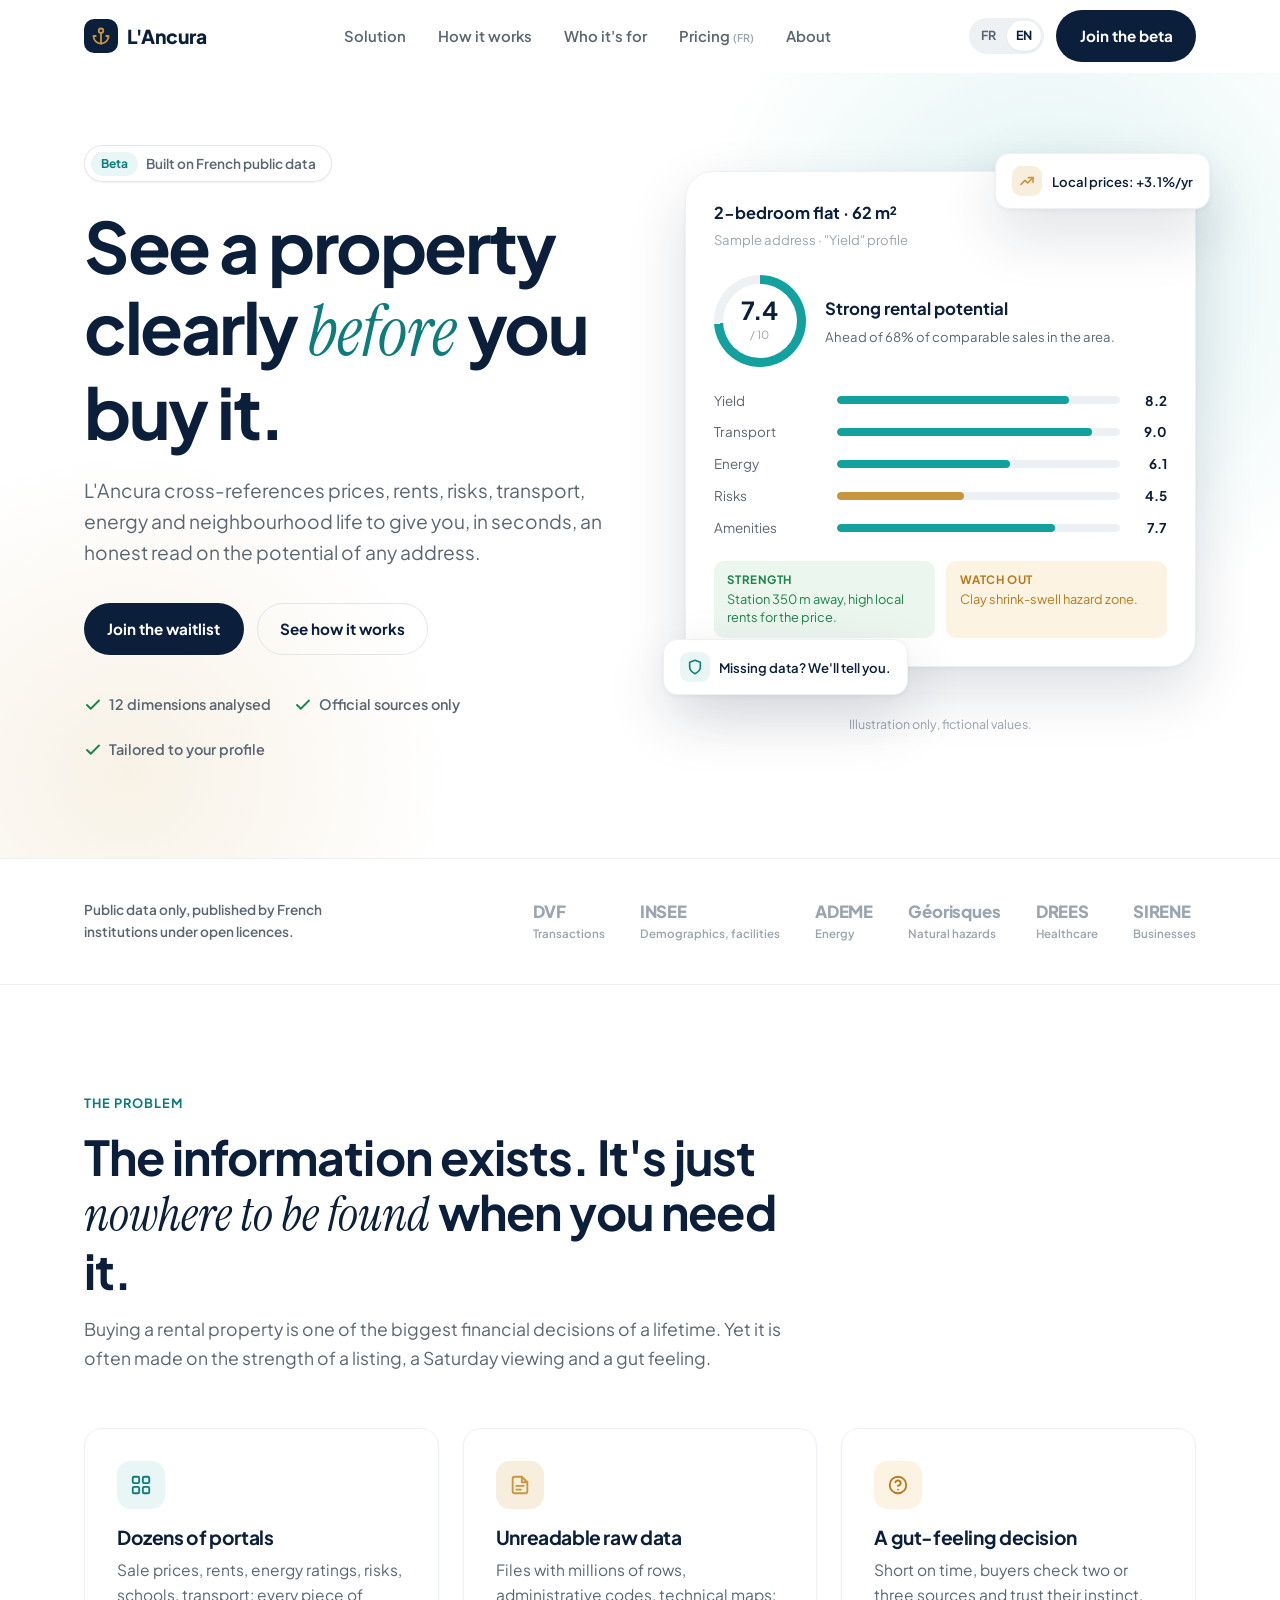
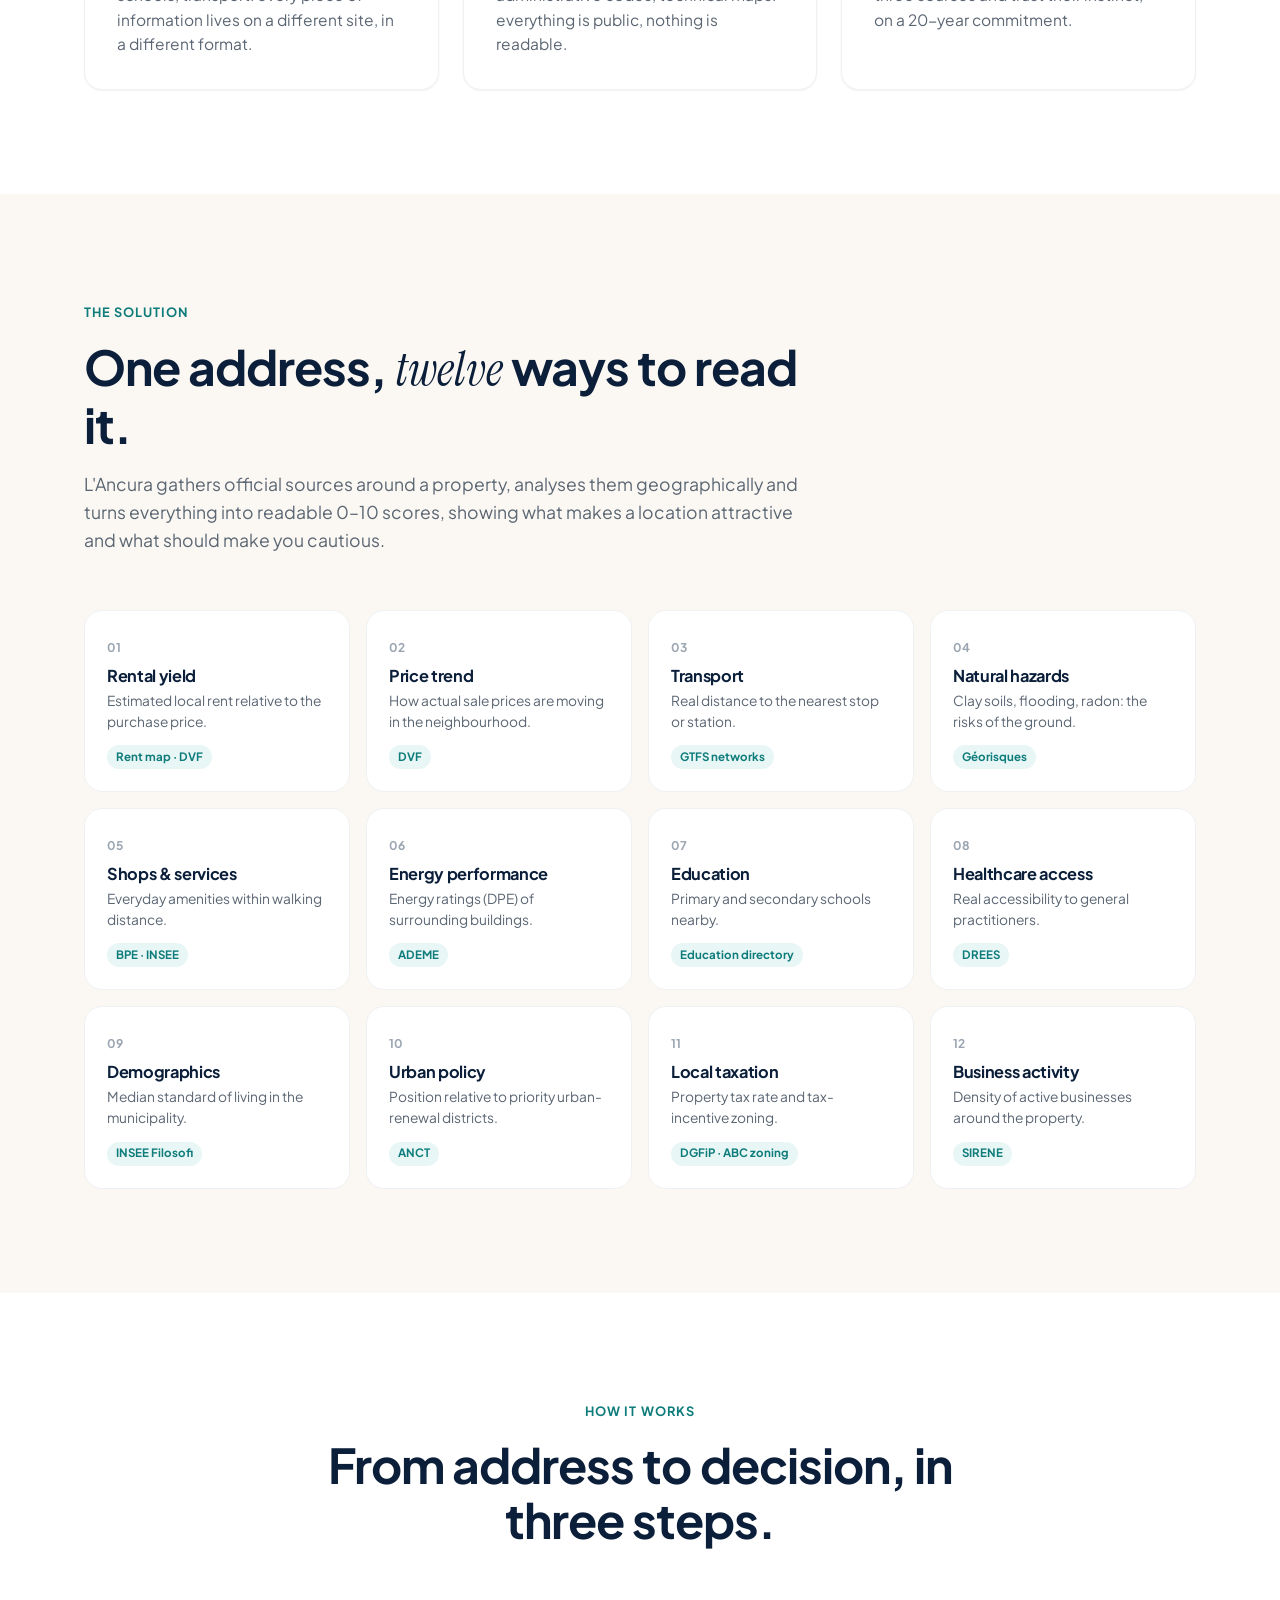
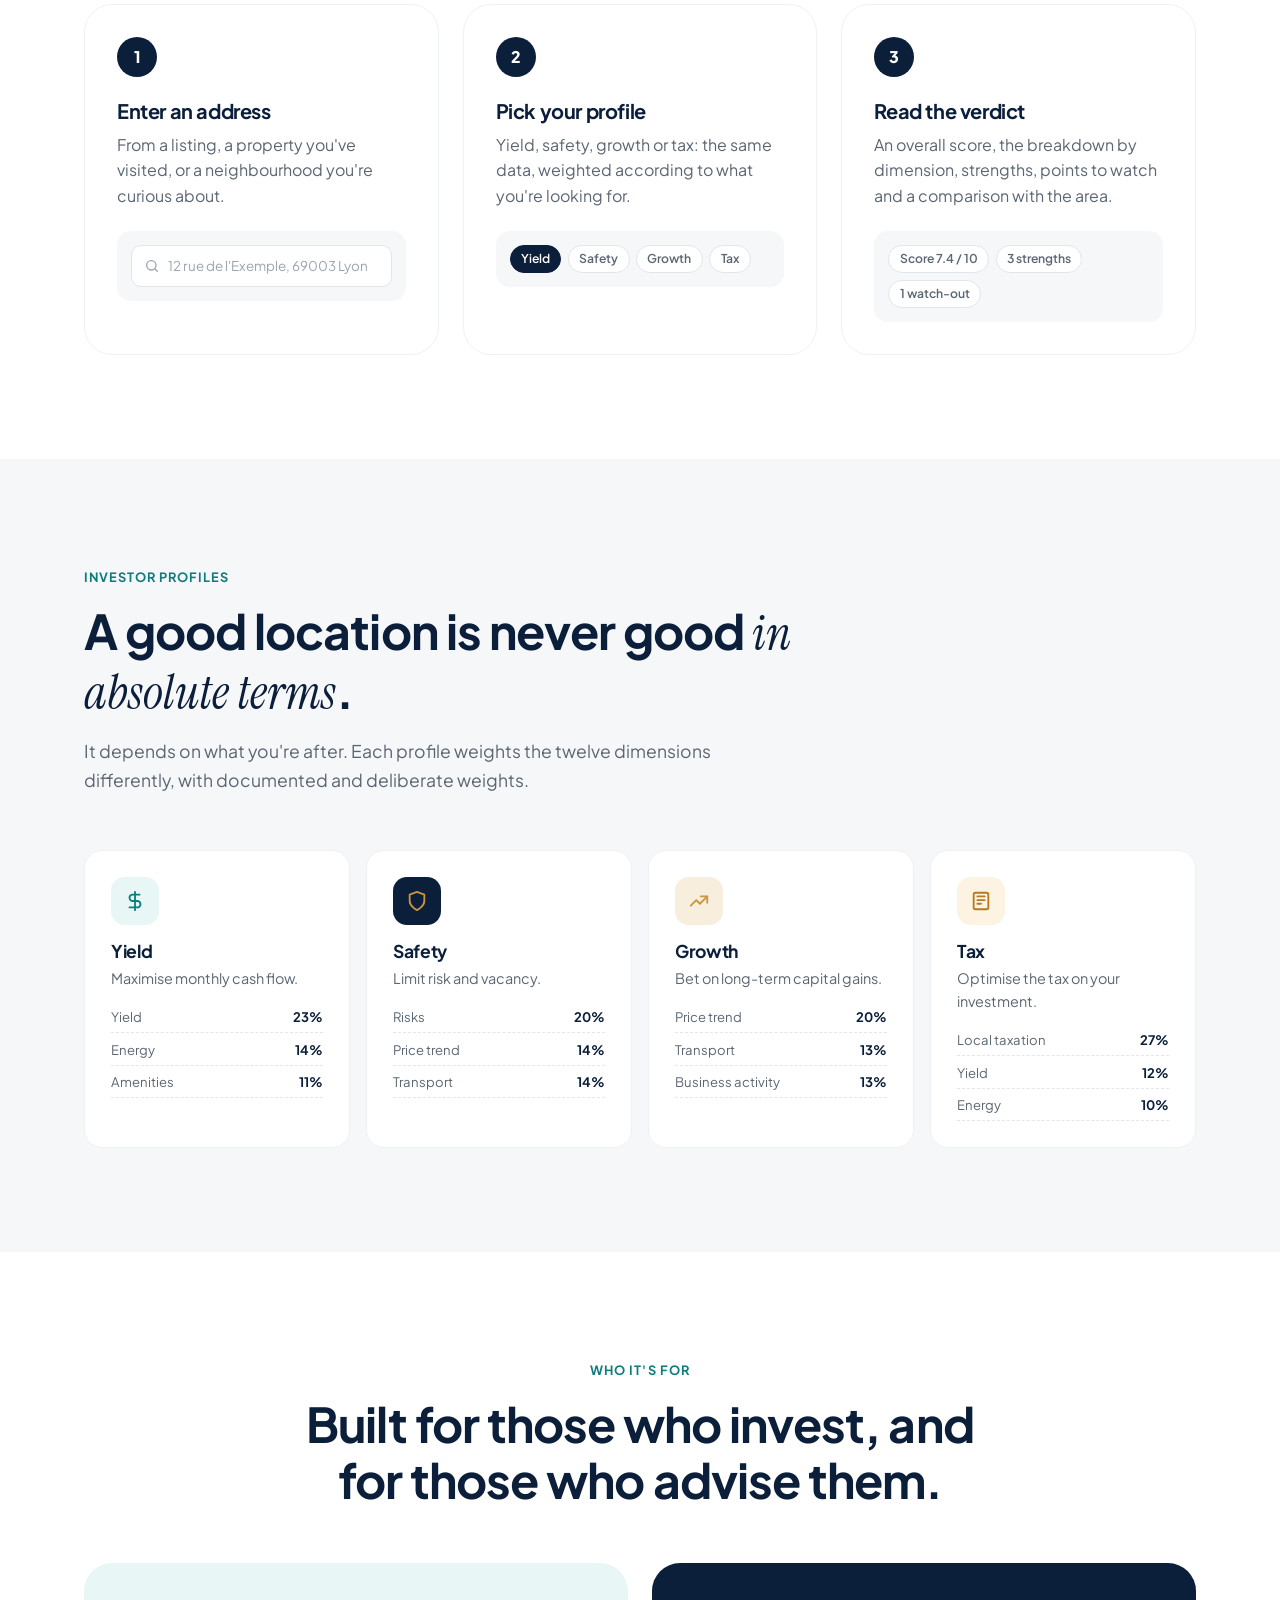
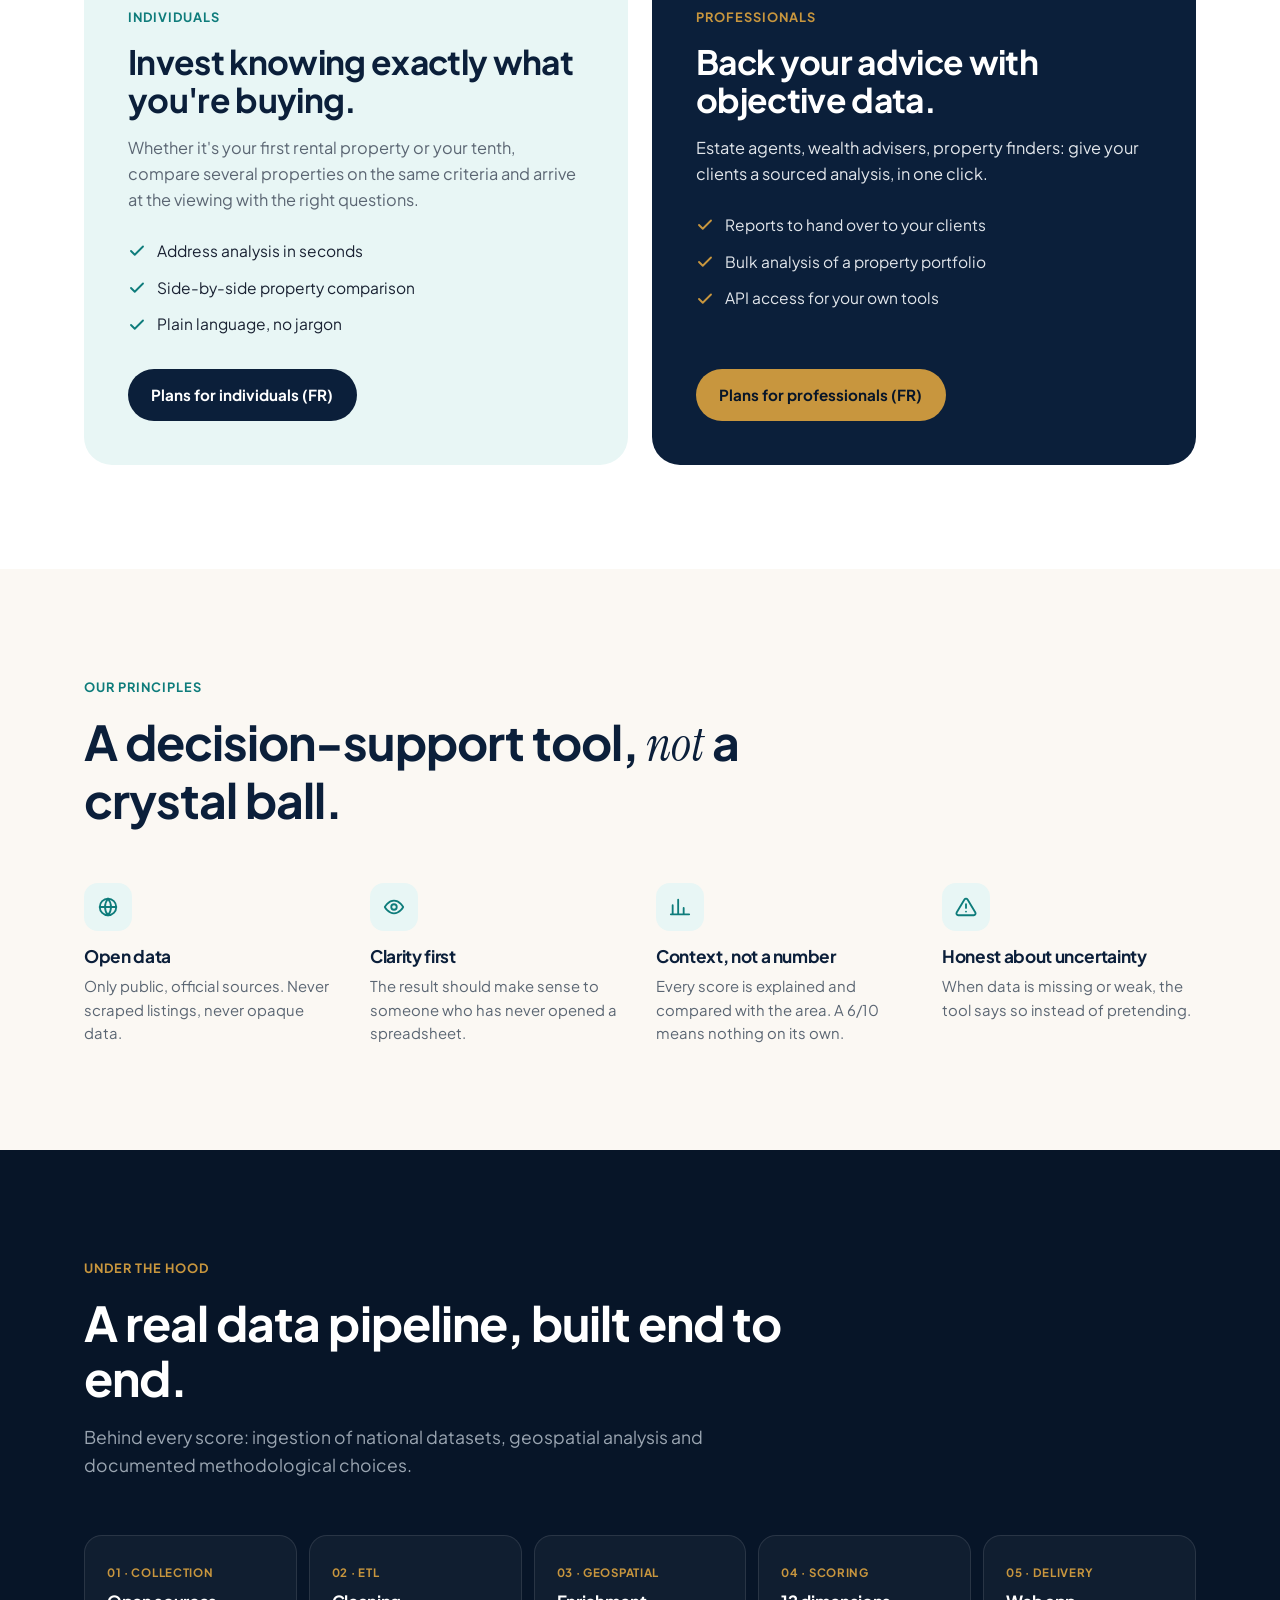
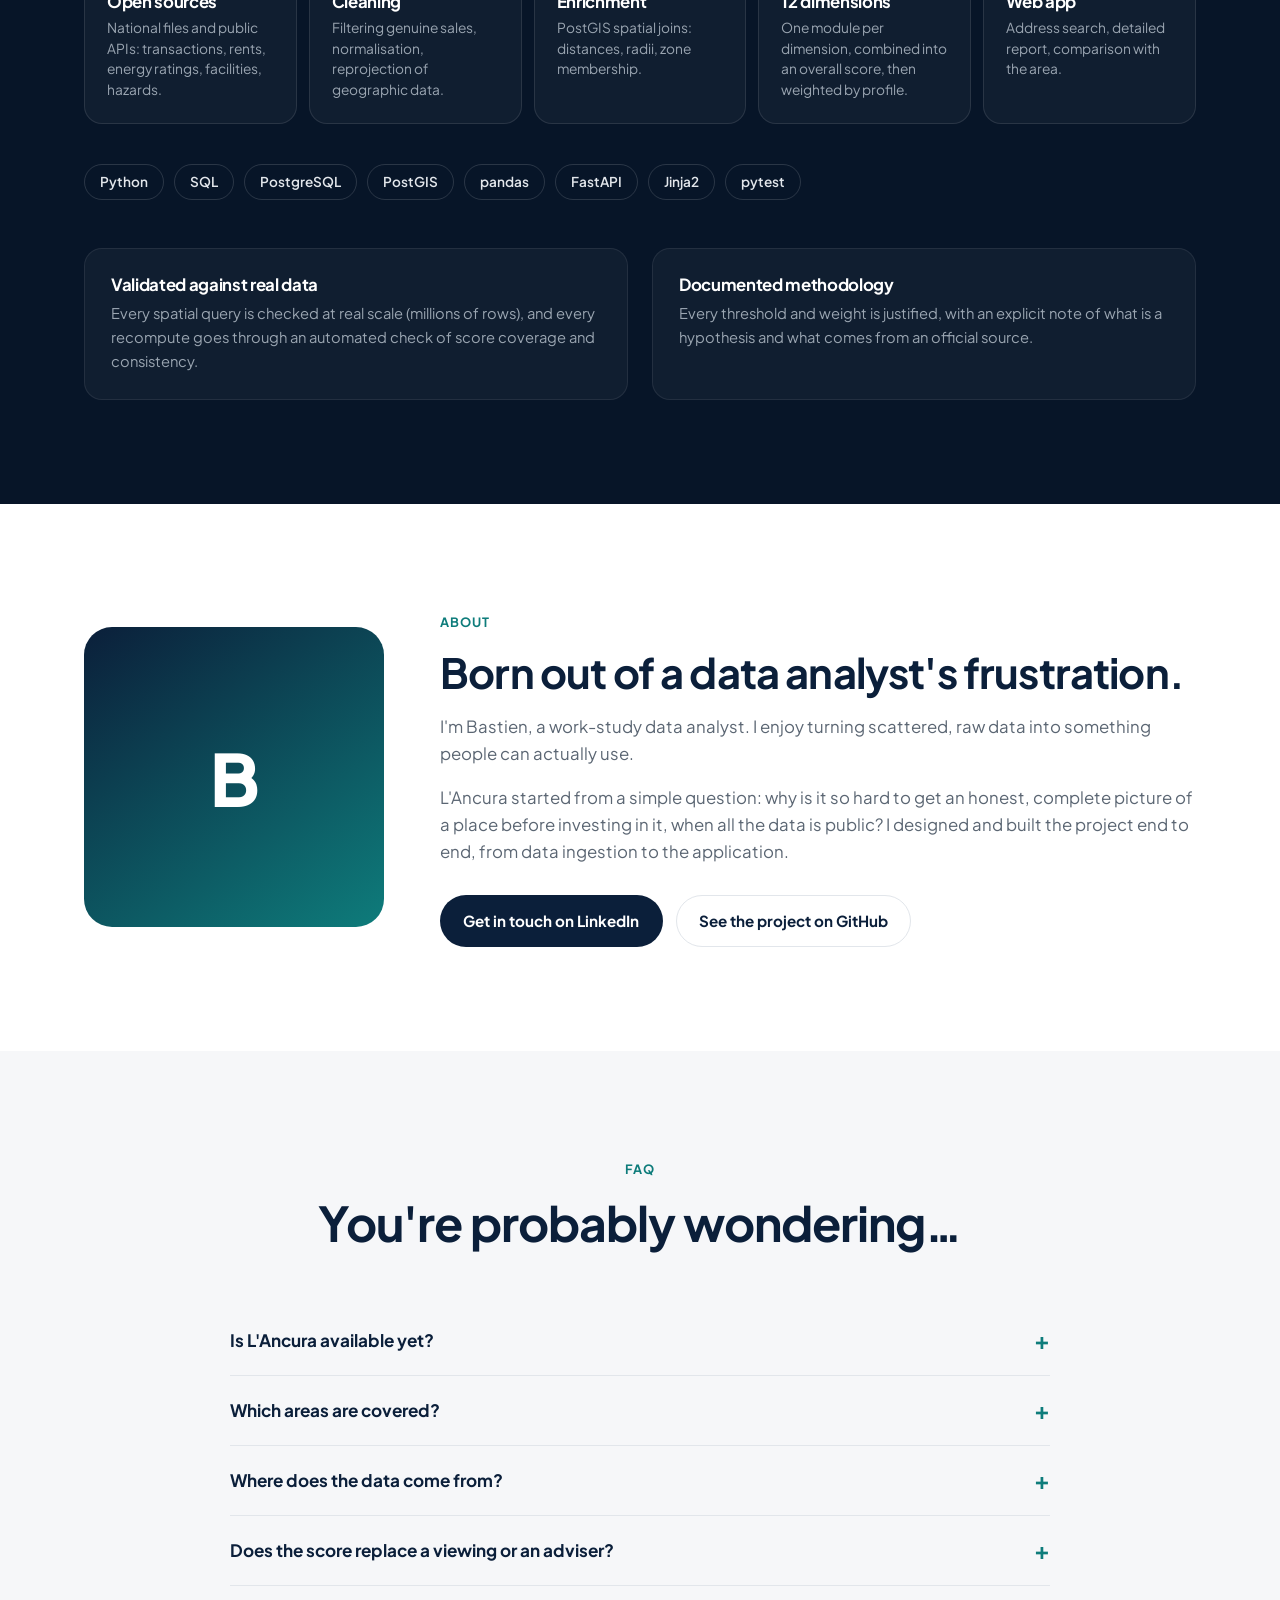
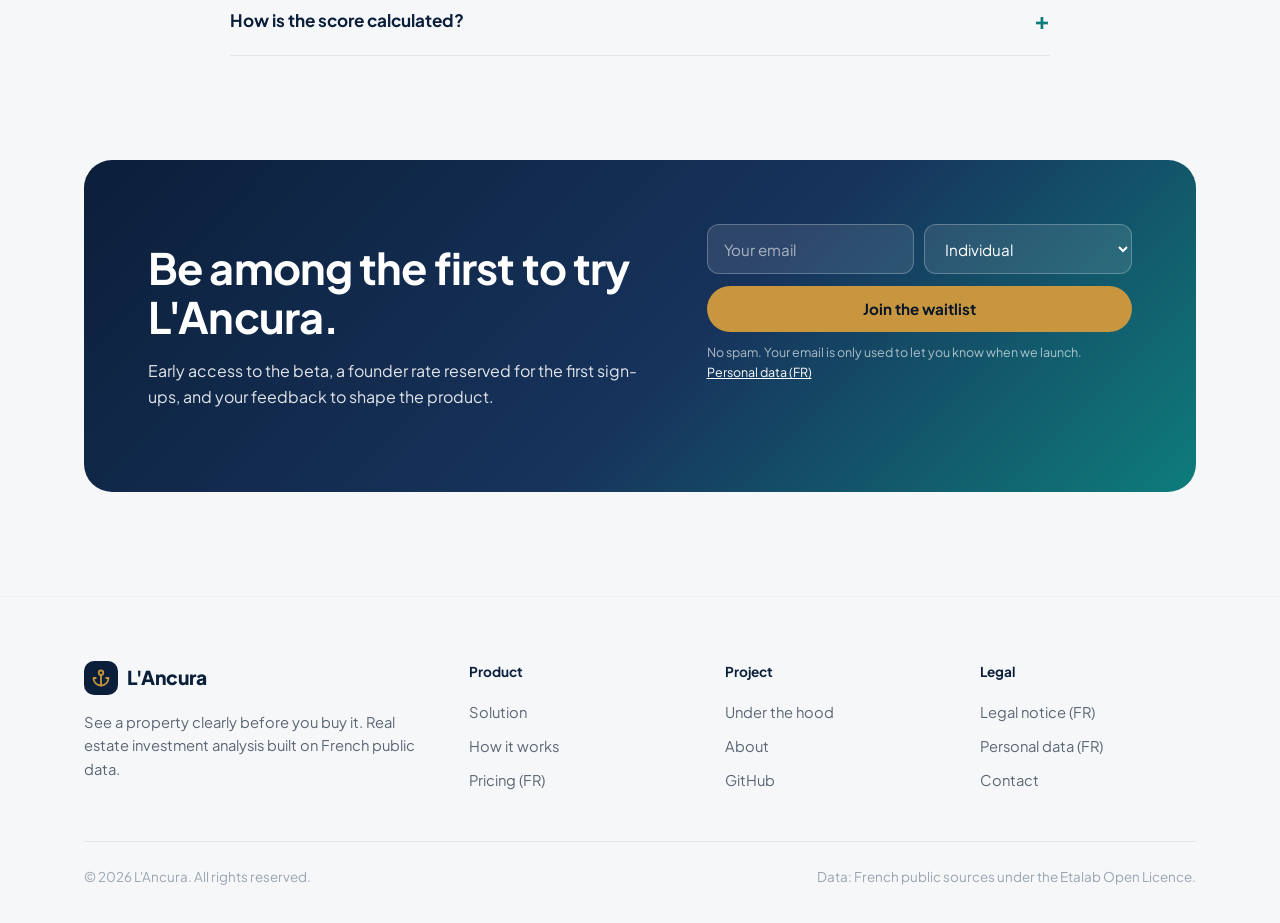
<file: site/en/index.html>
<!doctype html>
<html lang="en">
<head>
  <meta charset="utf-8">
  <meta name="viewport" content="width=device-width, initial-scale=1">
  <title>L'Ancura — See a property clearly before you buy it</title>
  <meta name="description" content="L'Ancura cross-references French public data (prices, rents, risks, transport, energy…) to give you a clear read on the investment potential of any address.">
  <meta property="og:title" content="L'Ancura — See a property clearly before you buy it">
  <meta property="og:description" content="12 dimensions, official public sources, a clear read tailored to your investor profile.">
  <meta property="og:type" content="website">
  <link rel="alternate" hreflang="fr" href="../index.html">
  <link rel="alternate" hreflang="en" href="index.html">
  <link rel="icon" href="../favicon.svg" type="image/svg+xml">
  <link rel="preconnect" href="https://fonts.googleapis.com">
  <link rel="preconnect" href="https://fonts.gstatic.com" crossorigin>
  <link href="https://fonts.googleapis.com/css2?family=Instrument+Serif:ital@1&family=Plus+Jakarta+Sans:wght@400;500;600;700;800&display=swap" rel="stylesheet">
  <link rel="stylesheet" href="../styles.css">
</head>
<body>

<header class="nav">
  <div class="container nav-inner">
    <a href="index.html" class="brand" aria-label="L'Ancura, home">
      <span class="brand-mark"><svg width="18" height="18" viewBox="0 0 24 24" fill="none" stroke="currentColor" stroke-width="2.4" stroke-linecap="round" stroke-linejoin="round"><circle cx="12" cy="5" r="3"/><path d="M12 22V8"/><path d="M5 12H2a10 10 0 0 0 20 0h-3"/></svg></span>
      L'Ancura
    </a>
    <ul class="nav-links">
      <li><a href="#solution">Solution</a></li>
      <li><a href="#fonctionnement">How it works</a></li>
      <li><a href="#pour-qui">Who it's for</a></li>
      <li><a href="../tarifs.html" hreflang="fr">Pricing <small>(FR)</small></a></li>
      <li><a href="#a-propos">About</a></li>
    </ul>
    <div class="nav-cta">
      <a href="../index.html" class="lang-switch" hreflang="fr" lang="fr" aria-label="Voir le site en français"><span>FR</span><b>EN</b></a>
      <a href="#rejoindre" class="btn btn-primary" data-waitlist="nav">Join the beta</a>
      <button class="nav-toggle" aria-label="Open menu" aria-expanded="false">
        <svg width="24" height="24" viewBox="0 0 24 24" fill="none" stroke="currentColor" stroke-width="2" stroke-linecap="round"><path d="M4 7h16M4 12h16M4 17h16"/></svg>
      </button>
    </div>
  </div>
</header>

<main>

  <!-- Hero -->
  <section class="hero">
    <div class="container hero-grid">
      <div>
        <span class="pill"><b>Beta</b> Built on French public data</span>
        <h1>See a property clearly <span class="serif">before</span> you buy it.</h1>
        <p class="hero-lead">L'Ancura cross-references prices, rents, risks, transport, energy and neighbourhood life to give you, in seconds, an honest read on the potential of any address.</p>
        <div class="hero-actions">
          <a href="#rejoindre" class="btn btn-primary" data-waitlist="hero">Join the waitlist</a>
          <a href="#fonctionnement" class="btn btn-ghost">See how it works</a>
        </div>
        <div class="hero-proof">
          <span><svg width="18" height="18" viewBox="0 0 24 24" fill="none" stroke="currentColor" stroke-width="2.5" stroke-linecap="round" stroke-linejoin="round"><path d="M20 6 9 17l-5-5"/></svg>12 dimensions analysed</span>
          <span><svg width="18" height="18" viewBox="0 0 24 24" fill="none" stroke="currentColor" stroke-width="2.5" stroke-linecap="round" stroke-linejoin="round"><path d="M20 6 9 17l-5-5"/></svg>Official sources only</span>
          <span><svg width="18" height="18" viewBox="0 0 24 24" fill="none" stroke="currentColor" stroke-width="2.5" stroke-linecap="round" stroke-linejoin="round"><path d="M20 6 9 17l-5-5"/></svg>Tailored to your profile</span>
        </div>
      </div>

      <div class="mock" aria-label="Illustrative example of an L'Ancura report">
        <div class="mock-float f1"><span class="dot"><svg width="16" height="16" viewBox="0 0 24 24" fill="none" stroke="currentColor" stroke-width="2.4" stroke-linecap="round" stroke-linejoin="round"><path d="M3 17l6-6 4 4 8-8"/><path d="M14 7h7v7"/></svg></span>Local prices: +3.1%/yr</div>
        <div class="mock-card">
          <div class="mock-top">
            <div>
              <div class="mock-address">2-bedroom flat · 62 m²</div>
              <div class="mock-sub">Sample address · "Yield" profile</div>
            </div>
          </div>
          <div class="mock-score">
            <div class="ring" style="--p: 74"><div><span><strong>7.4</strong><small>/ 10</small></span></div></div>
            <div class="mock-score-label"><b>Strong rental potential</b>Ahead of 68% of comparable sales in the area.</div>
          </div>
          <div class="bars">
            <div class="bar">Yield<div class="bar-track"><div class="bar-fill" style="width: 82%"></div></div><b>8.2</b></div>
            <div class="bar">Transport<div class="bar-track"><div class="bar-fill" style="width: 90%"></div></div><b>9.0</b></div>
            <div class="bar">Energy<div class="bar-track"><div class="bar-fill" style="width: 61%"></div></div><b>6.1</b></div>
            <div class="bar">Risks<div class="bar-track"><div class="bar-fill warn" style="width: 45%"></div></div><b>4.5</b></div>
            <div class="bar">Amenities<div class="bar-track"><div class="bar-fill" style="width: 77%"></div></div><b>7.7</b></div>
          </div>
          <div class="mock-notes">
            <div class="note good"><b>Strength</b>Station 350 m away, high local rents for the price.</div>
            <div class="note watch"><b>Watch out</b>Clay shrink-swell hazard zone.</div>
          </div>
        </div>
        <div class="mock-float f2"><span class="dot"><svg width="16" height="16" viewBox="0 0 24 24" fill="none" stroke="currentColor" stroke-width="2.4" stroke-linecap="round" stroke-linejoin="round"><path d="M12 22s8-4 8-10V5l-8-3-8 3v7c0 6 8 10 8 10z"/></svg></span>Missing data? We'll tell you.</div>
        <p class="mock-caption">Illustration only, fictional values.</p>
      </div>
    </div>
  </section>

  <!-- Sources -->
  <div class="sources">
    <div class="container sources-inner">
      <p>Public data only, published by French institutions under open licences.</p>
      <ul>
        <li>DVF<small>Transactions</small></li>
        <li>INSEE<small>Demographics, facilities</small></li>
        <li>ADEME<small>Energy</small></li>
        <li>Géorisques<small>Natural hazards</small></li>
        <li>DREES<small>Healthcare</small></li>
        <li>SIRENE<small>Businesses</small></li>
      </ul>
    </div>
  </div>

  <!-- Problem -->
  <section id="probleme">
    <div class="container">
      <div class="section-head reveal">
        <span class="eyebrow">The problem</span>
        <h2>The information exists. It's just <span class="serif">nowhere to be found</span> when you need it.</h2>
        <p>Buying a rental property is one of the biggest financial decisions of a lifetime. Yet it is often made on the strength of a listing, a Saturday viewing and a gut feeling.</p>
      </div>
      <div class="grid-3">
        <div class="card reveal">
          <div class="icon"><svg width="22" height="22" viewBox="0 0 24 24" fill="none" stroke="currentColor" stroke-width="2" stroke-linecap="round" stroke-linejoin="round"><rect x="3" y="3" width="7" height="7" rx="1.5"/><rect x="14" y="3" width="7" height="7" rx="1.5"/><rect x="3" y="14" width="7" height="7" rx="1.5"/><rect x="14" y="14" width="7" height="7" rx="1.5"/></svg></div>
          <h3>Dozens of portals</h3>
          <p>Sale prices, rents, energy ratings, risks, schools, transport: every piece of information lives on a different site, in a different format.</p>
        </div>
        <div class="card reveal">
          <div class="icon gold"><svg width="22" height="22" viewBox="0 0 24 24" fill="none" stroke="currentColor" stroke-width="2" stroke-linecap="round" stroke-linejoin="round"><path d="M14 3H6a2 2 0 0 0-2 2v14a2 2 0 0 0 2 2h12a2 2 0 0 0 2-2V9z"/><path d="M14 3v6h6"/><path d="M8 13h8M8 17h5"/></svg></div>
          <h3>Unreadable raw data</h3>
          <p>Files with millions of rows, administrative codes, technical maps: everything is public, nothing is readable.</p>
        </div>
        <div class="card reveal">
          <div class="icon amber"><svg width="22" height="22" viewBox="0 0 24 24" fill="none" stroke="currentColor" stroke-width="2" stroke-linecap="round" stroke-linejoin="round"><circle cx="12" cy="12" r="9"/><path d="M9.1 9a3 3 0 0 1 5.8 1c0 2-3 3-3 3"/><path d="M12 17h.01"/></svg></div>
          <h3>A gut-feeling decision</h3>
          <p>Short on time, buyers check two or three sources and trust their instinct, on a 20-year commitment.</p>
        </div>
      </div>
    </div>
  </section>

  <!-- Solution / dimensions -->
  <section id="solution" class="section-sand">
    <div class="container">
      <div class="section-head reveal">
        <span class="eyebrow">The solution</span>
        <h2>One address, <span class="serif">twelve</span> ways to read it.</h2>
        <p>L'Ancura gathers official sources around a property, analyses them geographically and turns everything into readable 0–10 scores, showing what makes a location attractive and what should make you cautious.</p>
      </div>
      <div class="dims">
        <div class="dim reveal"><span class="dim-num">01</span><h3>Rental yield</h3><p>Estimated local rent relative to the purchase price.</p><span class="src">Rent map · DVF</span></div>
        <div class="dim reveal"><span class="dim-num">02</span><h3>Price trend</h3><p>How actual sale prices are moving in the neighbourhood.</p><span class="src">DVF</span></div>
        <div class="dim reveal"><span class="dim-num">03</span><h3>Transport</h3><p>Real distance to the nearest stop or station.</p><span class="src">GTFS networks</span></div>
        <div class="dim reveal"><span class="dim-num">04</span><h3>Natural hazards</h3><p>Clay soils, flooding, radon: the risks of the ground.</p><span class="src">Géorisques</span></div>
        <div class="dim reveal"><span class="dim-num">05</span><h3>Shops &amp; services</h3><p>Everyday amenities within walking distance.</p><span class="src">BPE · INSEE</span></div>
        <div class="dim reveal"><span class="dim-num">06</span><h3>Energy performance</h3><p>Energy ratings (DPE) of surrounding buildings.</p><span class="src">ADEME</span></div>
        <div class="dim reveal"><span class="dim-num">07</span><h3>Education</h3><p>Primary and secondary schools nearby.</p><span class="src">Education directory</span></div>
        <div class="dim reveal"><span class="dim-num">08</span><h3>Healthcare access</h3><p>Real accessibility to general practitioners.</p><span class="src">DREES</span></div>
        <div class="dim reveal"><span class="dim-num">09</span><h3>Demographics</h3><p>Median standard of living in the municipality.</p><span class="src">INSEE Filosofi</span></div>
        <div class="dim reveal"><span class="dim-num">10</span><h3>Urban policy</h3><p>Position relative to priority urban-renewal districts.</p><span class="src">ANCT</span></div>
        <div class="dim reveal"><span class="dim-num">11</span><h3>Local taxation</h3><p>Property tax rate and tax-incentive zoning.</p><span class="src">DGFiP · ABC zoning</span></div>
        <div class="dim reveal"><span class="dim-num">12</span><h3>Business activity</h3><p>Density of active businesses around the property.</p><span class="src">SIRENE</span></div>
      </div>
    </div>
  </section>

  <!-- How it works -->
  <section id="fonctionnement">
    <div class="container">
      <div class="section-head center reveal">
        <span class="eyebrow">How it works</span>
        <h2>From address to decision, in three steps.</h2>
      </div>
      <div class="steps">
        <div class="step reveal">
          <h3>Enter an address</h3>
          <p>From a listing, a property you've visited, or a neighbourhood you're curious about.</p>
          <div class="step-visual"><div class="fake-input"><svg width="16" height="16" viewBox="0 0 24 24" fill="none" stroke="currentColor" stroke-width="2" stroke-linecap="round"><circle cx="11" cy="11" r="7"/><path d="m20 20-3.5-3.5"/></svg>12 rue de l'Exemple, 69003 Lyon</div></div>
        </div>
        <div class="step reveal">
          <h3>Pick your profile</h3>
          <p>Yield, safety, growth or tax: the same data, weighted according to what you're looking for.</p>
          <div class="step-visual"><div class="chips"><span class="chip on">Yield</span><span class="chip">Safety</span><span class="chip">Growth</span><span class="chip">Tax</span></div></div>
        </div>
        <div class="step reveal">
          <h3>Read the verdict</h3>
          <p>An overall score, the breakdown by dimension, strengths, points to watch and a comparison with the area.</p>
          <div class="step-visual"><div class="chips"><span class="chip">Score 7.4 / 10</span><span class="chip">3 strengths</span><span class="chip">1 watch-out</span></div></div>
        </div>
      </div>
    </div>
  </section>

  <!-- Profiles -->
  <section class="section-gray">
    <div class="container">
      <div class="section-head reveal">
        <span class="eyebrow">Investor profiles</span>
        <h2>A good location is never good <span class="serif">in absolute terms</span>.</h2>
        <p>It depends on what you're after. Each profile weights the twelve dimensions differently, with documented and deliberate weights.</p>
      </div>
      <div class="profiles">
        <div class="profile reveal">
          <div class="icon"><svg width="22" height="22" viewBox="0 0 24 24" fill="none" stroke="currentColor" stroke-width="2" stroke-linecap="round" stroke-linejoin="round"><path d="M12 2v20M17 5H9.5a3.5 3.5 0 0 0 0 7h5a3.5 3.5 0 0 1 0 7H6"/></svg></div>
          <h3>Yield</h3>
          <p>Maximise monthly cash flow.</p>
          <ul><li>Yield <b>23%</b></li><li>Energy <b>14%</b></li><li>Amenities <b>11%</b></li></ul>
        </div>
        <div class="profile reveal">
          <div class="icon navy"><svg width="22" height="22" viewBox="0 0 24 24" fill="none" stroke="currentColor" stroke-width="2" stroke-linecap="round" stroke-linejoin="round"><path d="M12 22s8-4 8-10V5l-8-3-8 3v7c0 6 8 10 8 10z"/></svg></div>
          <h3>Safety</h3>
          <p>Limit risk and vacancy.</p>
          <ul><li>Risks <b>20%</b></li><li>Price trend <b>14%</b></li><li>Transport <b>14%</b></li></ul>
        </div>
        <div class="profile reveal">
          <div class="icon gold"><svg width="22" height="22" viewBox="0 0 24 24" fill="none" stroke="currentColor" stroke-width="2" stroke-linecap="round" stroke-linejoin="round"><path d="M3 17l6-6 4 4 8-8"/><path d="M14 7h7v7"/></svg></div>
          <h3>Growth</h3>
          <p>Bet on long-term capital gains.</p>
          <ul><li>Price trend <b>20%</b></li><li>Transport <b>13%</b></li><li>Business activity <b>13%</b></li></ul>
        </div>
        <div class="profile reveal">
          <div class="icon amber"><svg width="22" height="22" viewBox="0 0 24 24" fill="none" stroke="currentColor" stroke-width="2" stroke-linecap="round" stroke-linejoin="round"><rect x="4" y="3" width="16" height="18" rx="2"/><path d="M8 7h8M8 11h8M8 15h4"/></svg></div>
          <h3>Tax</h3>
          <p>Optimise the tax on your investment.</p>
          <ul><li>Local taxation <b>27%</b></li><li>Yield <b>12%</b></li><li>Energy <b>10%</b></li></ul>
        </div>
      </div>
    </div>
  </section>

  <!-- Who it's for -->
  <section id="pour-qui">
    <div class="container">
      <div class="section-head center reveal">
        <span class="eyebrow">Who it's for</span>
        <h2>Built for those who invest, and for those who advise them.</h2>
      </div>
      <div class="grid-2">
        <div class="audience individual reveal">
          <span class="audience-tag">Individuals</span>
          <h3>Invest knowing exactly what you're buying.</h3>
          <p>Whether it's your first rental property or your tenth, compare several properties on the same criteria and arrive at the viewing with the right questions.</p>
          <ul class="checklist">
            <li><svg width="18" height="18" viewBox="0 0 24 24" fill="none" stroke="currentColor" stroke-width="2.5" stroke-linecap="round" stroke-linejoin="round"><path d="M20 6 9 17l-5-5"/></svg>Address analysis in seconds</li>
            <li><svg width="18" height="18" viewBox="0 0 24 24" fill="none" stroke="currentColor" stroke-width="2.5" stroke-linecap="round" stroke-linejoin="round"><path d="M20 6 9 17l-5-5"/></svg>Side-by-side property comparison</li>
            <li><svg width="18" height="18" viewBox="0 0 24 24" fill="none" stroke="currentColor" stroke-width="2.5" stroke-linecap="round" stroke-linejoin="round"><path d="M20 6 9 17l-5-5"/></svg>Plain language, no jargon</li>
          </ul>
          <a href="../tarifs.html" class="btn btn-primary" hreflang="fr">Plans for individuals (FR)</a>
        </div>
        <div class="audience pro reveal">
          <span class="audience-tag">Professionals</span>
          <h3>Back your advice with objective data.</h3>
          <p>Estate agents, wealth advisers, property finders: give your clients a sourced analysis, in one click.</p>
          <ul class="checklist">
            <li><svg width="18" height="18" viewBox="0 0 24 24" fill="none" stroke="currentColor" stroke-width="2.5" stroke-linecap="round" stroke-linejoin="round"><path d="M20 6 9 17l-5-5"/></svg>Reports to hand over to your clients</li>
            <li><svg width="18" height="18" viewBox="0 0 24 24" fill="none" stroke="currentColor" stroke-width="2.5" stroke-linecap="round" stroke-linejoin="round"><path d="M20 6 9 17l-5-5"/></svg>Bulk analysis of a property portfolio</li>
            <li><svg width="18" height="18" viewBox="0 0 24 24" fill="none" stroke="currentColor" stroke-width="2.5" stroke-linecap="round" stroke-linejoin="round"><path d="M20 6 9 17l-5-5"/></svg>API access for your own tools</li>
          </ul>
          <a href="../tarifs.html#pros" class="btn btn-gold" hreflang="fr">Plans for professionals (FR)</a>
        </div>
      </div>
    </div>
  </section>

  <!-- Principles -->
  <section class="section-sand">
    <div class="container">
      <div class="section-head reveal">
        <span class="eyebrow">Our principles</span>
        <h2>A decision-support tool, <span class="serif">not</span> a crystal ball.</h2>
      </div>
      <div class="principles">
        <div class="principle reveal">
          <div class="icon"><svg width="22" height="22" viewBox="0 0 24 24" fill="none" stroke="currentColor" stroke-width="2" stroke-linecap="round" stroke-linejoin="round"><circle cx="12" cy="12" r="9"/><path d="M3 12h18M12 3a14 14 0 0 1 0 18M12 3a14 14 0 0 0 0 18"/></svg></div>
          <h3>Open data</h3>
          <p>Only public, official sources. Never scraped listings, never opaque data.</p>
        </div>
        <div class="principle reveal">
          <div class="icon"><svg width="22" height="22" viewBox="0 0 24 24" fill="none" stroke="currentColor" stroke-width="2" stroke-linecap="round" stroke-linejoin="round"><path d="M2 12s3.5-7 10-7 10 7 10 7-3.5 7-10 7S2 12 2 12z"/><circle cx="12" cy="12" r="3"/></svg></div>
          <h3>Clarity first</h3>
          <p>The result should make sense to someone who has never opened a spreadsheet.</p>
        </div>
        <div class="principle reveal">
          <div class="icon"><svg width="22" height="22" viewBox="0 0 24 24" fill="none" stroke="currentColor" stroke-width="2" stroke-linecap="round" stroke-linejoin="round"><path d="M4 20V10M10 20V4M16 20v-7M22 20H2"/></svg></div>
          <h3>Context, not a number</h3>
          <p>Every score is explained and compared with the area. A 6/10 means nothing on its own.</p>
        </div>
        <div class="principle reveal">
          <div class="icon"><svg width="22" height="22" viewBox="0 0 24 24" fill="none" stroke="currentColor" stroke-width="2" stroke-linecap="round" stroke-linejoin="round"><path d="M12 9v4M12 17h.01"/><path d="M10.3 3.9 1.8 18a2 2 0 0 0 1.7 3h17a2 2 0 0 0 1.7-3L13.7 3.9a2 2 0 0 0-3.4 0z"/></svg></div>
          <h3>Honest about uncertainty</h3>
          <p>When data is missing or weak, the tool says so instead of pretending.</p>
        </div>
      </div>
    </div>
  </section>

  <!-- Under the hood -->
  <section id="technique" class="tech">
    <div class="container">
      <div class="section-head reveal">
        <span class="eyebrow">Under the hood</span>
        <h2>A real data pipeline, built end to end.</h2>
        <p>Behind every score: ingestion of national datasets, geospatial analysis and documented methodological choices.</p>
      </div>
      <div class="pipeline">
        <div class="pipe reveal"><span class="pipe-step">01 · Collection</span><h3>Open sources</h3><p>National files and public APIs: transactions, rents, energy ratings, facilities, hazards.</p></div>
        <div class="pipe reveal"><span class="pipe-step">02 · ETL</span><h3>Cleaning</h3><p>Filtering genuine sales, normalisation, reprojection of geographic data.</p></div>
        <div class="pipe reveal"><span class="pipe-step">03 · Geospatial</span><h3>Enrichment</h3><p>PostGIS spatial joins: distances, radii, zone membership.</p></div>
        <div class="pipe reveal"><span class="pipe-step">04 · Scoring</span><h3>12 dimensions</h3><p>One module per dimension, combined into an overall score, then weighted by profile.</p></div>
        <div class="pipe reveal"><span class="pipe-step">05 · Delivery</span><h3>Web app</h3><p>Address search, detailed report, comparison with the area.</p></div>
      </div>
      <div class="stack reveal">
        <span>Python</span><span>SQL</span><span>PostgreSQL</span><span>PostGIS</span><span>pandas</span><span>FastAPI</span><span>Jinja2</span><span>pytest</span>
      </div>
      <div class="tech-quote">
        <div class="reveal">
          <h3>Validated against real data</h3>
          <p>Every spatial query is checked at real scale (millions of rows), and every recompute goes through an automated check of score coverage and consistency.</p>
        </div>
        <div class="reveal">
          <h3>Documented methodology</h3>
          <p>Every threshold and weight is justified, with an explicit note of what is a hypothesis and what comes from an official source.</p>
        </div>
      </div>
    </div>
  </section>

  <!-- About -->
  <section id="a-propos">
    <div class="container about">
      <div class="avatar reveal" aria-hidden="true">B</div>
      <div class="reveal">
        <span class="eyebrow">About</span>
        <h2>Born out of a data analyst's frustration.</h2>
        <p>I'm Bastien, a work-study data analyst. I enjoy turning scattered, raw data into something people can actually use.</p>
        <p>L'Ancura started from a simple question: why is it so hard to get an honest, complete picture of a place before investing in it, when all the data is public? I designed and built the project end to end, from data ingestion to the application.</p>
        <div class="about-links">
          <a href="https://linkedin.com/in/gfbastien" class="btn btn-primary" target="_blank" rel="noopener">Get in touch on LinkedIn</a>
          <a href="https://github.com/gfbastien/lancura-showcase" class="btn btn-ghost" target="_blank" rel="noopener">See the project on GitHub</a>
        </div>
      </div>
    </div>
  </section>

  <!-- FAQ -->
  <section class="section-gray">
    <div class="container">
      <div class="section-head center reveal">
        <span class="eyebrow">FAQ</span>
        <h2>You're probably wondering…</h2>
      </div>
      <div class="faq reveal">
        <details>
          <summary>Is L'Ancura available yet?</summary>
          <p>L'Ancura is in private beta. Join the waitlist to be among the first users and get the founder rate.</p>
        </details>
        <details>
          <summary>Which areas are covered?</summary>
          <p>L'Ancura covers France. The data sources are national, and coverage is being extended department by department during the beta: tell us which areas interest you when you sign up.</p>
        </details>
        <details>
          <summary>Where does the data come from?</summary>
          <p>Exclusively from French public sources under open licences: DGFiP (DVF), INSEE, ADEME, Géorisques, DREES, ANCT and the Ministry of Education, among others.</p>
        </details>
        <details>
          <summary>Does the score replace a viewing or an adviser?</summary>
          <p>No. L'Ancura informs a decision; it doesn't make it for you. It helps you ask the right questions and compare properties on objective criteria.</p>
        </details>
        <details>
          <summary>How is the score calculated?</summary>
          <p>Each dimension is scored from 0 to 10 using documented thresholds, then the dimensions are weighted according to the chosen investor profile. When a dimension has no data available, it is flagged and excluded rather than guessed.</p>
        </details>
      </div>
    </div>
  </section>

  <!-- CTA -->
  <section class="cta-band section-gray" id="rejoindre">
    <div class="container">
      <div class="cta-box reveal">
        <div>
          <h2>Be among the first to try L'Ancura.</h2>
          <p>Early access to the beta, a founder rate reserved for the first sign-ups, and your feedback to shape the product.</p>
        </div>
        <form class="waitlist" novalidate>
          <div class="waitlist-row">
            <input type="email" name="email" placeholder="Your email" required aria-label="Your email">
            <select name="profil" aria-label="You are">
              <option value="particulier">Individual</option>
              <option value="professionnel">Professional</option>
            </select>
          </div>
          <button type="submit" class="btn btn-gold btn-block">Join the waitlist</button>
          <small>No spam. Your email is only used to let you know when we launch. <a href="../mentions-legales.html#donnees" hreflang="fr">Personal data (FR)</a></small>
          <p class="form-msg" role="status"></p>
        </form>
      </div>
    </div>
  </section>

</main>

<footer class="footer">
  <div class="container">
    <div class="footer-grid">
      <div>
        <a href="index.html" class="brand">
          <span class="brand-mark"><svg width="18" height="18" viewBox="0 0 24 24" fill="none" stroke="currentColor" stroke-width="2.4" stroke-linecap="round" stroke-linejoin="round"><circle cx="12" cy="5" r="3"/><path d="M12 22V8"/><path d="M5 12H2a10 10 0 0 0 20 0h-3"/></svg></span>
          L'Ancura
        </a>
        <p>See a property clearly before you buy it. Real estate investment analysis built on French public data.</p>
      </div>
      <div>
        <h4>Product</h4>
        <ul>
          <li><a href="#solution">Solution</a></li>
          <li><a href="#fonctionnement">How it works</a></li>
          <li><a href="../tarifs.html" hreflang="fr">Pricing (FR)</a></li>
        </ul>
      </div>
      <div>
        <h4>Project</h4>
        <ul>
          <li><a href="#technique">Under the hood</a></li>
          <li><a href="#a-propos">About</a></li>
          <li><a href="https://github.com/gfbastien/lancura-showcase" target="_blank" rel="noopener">GitHub</a></li>
        </ul>
      </div>
      <div>
        <h4>Legal</h4>
        <ul>
          <li><a href="../mentions-legales.html" hreflang="fr">Legal notice (FR)</a></li>
          <li><a href="../mentions-legales.html#donnees" hreflang="fr">Personal data (FR)</a></li>
          <li><a href="https://linkedin.com/in/gfbastien" target="_blank" rel="noopener">Contact</a></li>
        </ul>
      </div>
    </div>
    <div class="footer-bottom">
      <span>© <span data-year>2026</span> L'Ancura. All rights reserved.</span>
      <span>Data: French public sources under the Etalab Open Licence.</span>
    </div>
  </div>
</footer>

<script src="../main.js"></script>
</body>
</html>
</file>
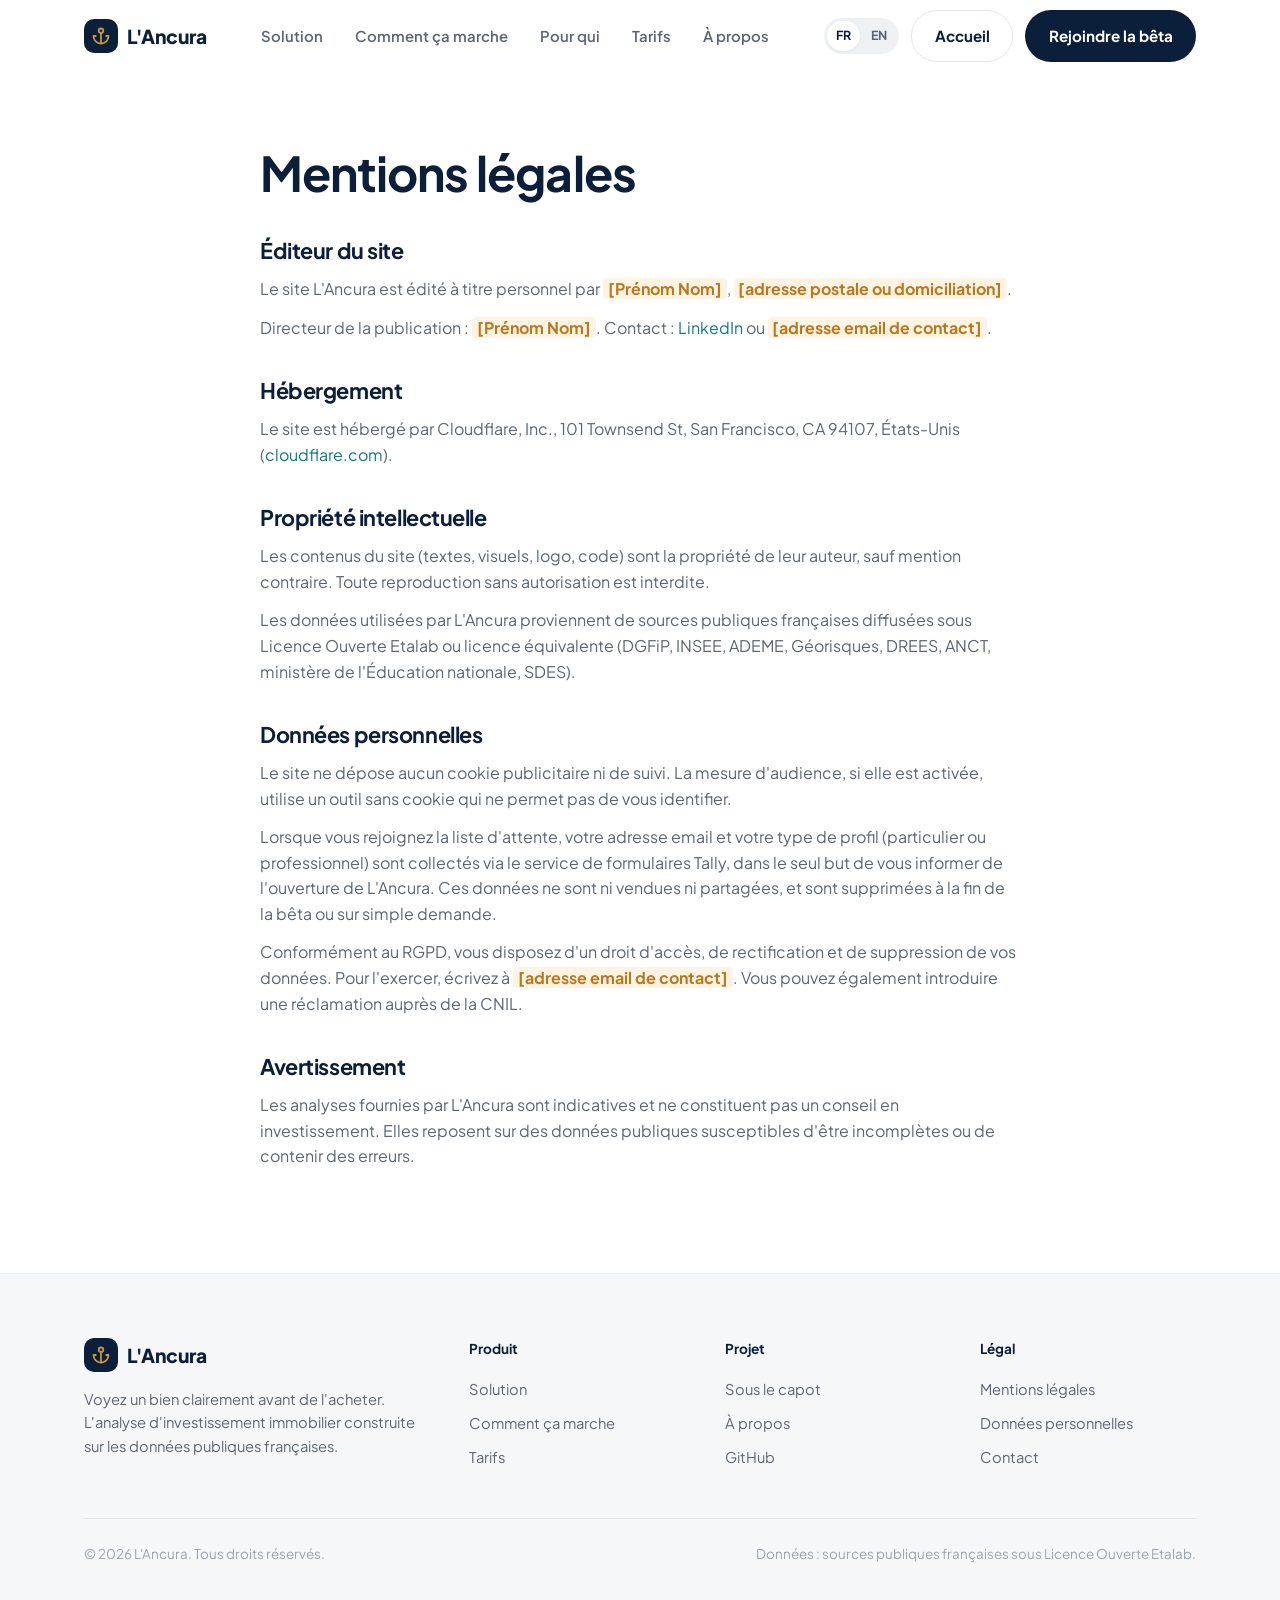
<file: site/mentions-legales.html>
<!doctype html>
<html lang="fr">
<head>
  <meta charset="utf-8">
  <meta name="viewport" content="width=device-width, initial-scale=1">
  <title>Mentions légales — L'Ancura</title>
  <meta name="description" content="Mentions légales et politique de données personnelles du site L'Ancura.">
  <link rel="icon" href="favicon.svg" type="image/svg+xml">
  <link rel="preconnect" href="https://fonts.googleapis.com">
  <link rel="preconnect" href="https://fonts.gstatic.com" crossorigin>
  <link href="https://fonts.googleapis.com/css2?family=Instrument+Serif:ital@1&family=Plus+Jakarta+Sans:wght@400;500;600;700;800&display=swap" rel="stylesheet">
  <link rel="stylesheet" href="styles.css">
</head>
<body>

<header class="nav">
  <div class="container nav-inner">
    <a href="index.html" class="brand" aria-label="L'Ancura, accueil">
      <span class="brand-mark"><svg width="18" height="18" viewBox="0 0 24 24" fill="none" stroke="currentColor" stroke-width="2.4" stroke-linecap="round" stroke-linejoin="round"><circle cx="12" cy="5" r="3"/><path d="M12 22V8"/><path d="M5 12H2a10 10 0 0 0 20 0h-3"/></svg></span>
      L'Ancura
    </a>
    <ul class="nav-links">
      <li><a href="index.html#solution">Solution</a></li>
      <li><a href="index.html#fonctionnement">Comment ça marche</a></li>
      <li><a href="index.html#pour-qui">Pour qui</a></li>
      <li><a href="tarifs.html">Tarifs</a></li>
      <li><a href="index.html#a-propos">À propos</a></li>
    </ul>
    <div class="nav-cta">
      <a href="en/index.html" class="lang-switch" hreflang="en" lang="en" aria-label="View the site in English"><b>FR</b><span>EN</span></a>
      <a href="index.html" class="btn btn-ghost">Accueil</a>
      <a href="index.html#rejoindre" class="btn btn-primary">Rejoindre la bêta</a>
      <button class="nav-toggle" aria-label="Ouvrir le menu" aria-expanded="false">
        <svg width="24" height="24" viewBox="0 0 24 24" fill="none" stroke="currentColor" stroke-width="2" stroke-linecap="round"><path d="M4 7h16M4 12h16M4 17h16"/></svg>
      </button>
    </div>
  </div>
</header>

<main>
  <div class="container">
    <article class="prose">
      <h1>Mentions légales</h1>

      <h2>Éditeur du site</h2>
      <p>Le site L'Ancura est édité à titre personnel par <span class="todo">[Prénom Nom]</span>, <span class="todo">[adresse postale ou domiciliation]</span>.</p>
      <p>Directeur de la publication : <span class="todo">[Prénom Nom]</span>. Contact : <a href="https://linkedin.com/in/gfbastien" target="_blank" rel="noopener">LinkedIn</a> ou <span class="todo">[adresse email de contact]</span>.</p>

      <h2>Hébergement</h2>
      <p>Le site est hébergé par Cloudflare, Inc., 101 Townsend St, San Francisco, CA 94107, États-Unis (<a href="https://www.cloudflare.com" target="_blank" rel="noopener">cloudflare.com</a>).</p>

      <h2>Propriété intellectuelle</h2>
      <p>Les contenus du site (textes, visuels, logo, code) sont la propriété de leur auteur, sauf mention contraire. Toute reproduction sans autorisation est interdite.</p>
      <p>Les données utilisées par L'Ancura proviennent de sources publiques françaises diffusées sous Licence Ouverte Etalab ou licence équivalente (DGFiP, INSEE, ADEME, Géorisques, DREES, ANCT, ministère de l'Éducation nationale, SDES).</p>

      <h2 id="donnees">Données personnelles</h2>
      <p>Le site ne dépose aucun cookie publicitaire ni de suivi. La mesure d'audience, si elle est activée, utilise un outil sans cookie qui ne permet pas de vous identifier.</p>
      <p>Lorsque vous rejoignez la liste d'attente, votre adresse email et votre type de profil (particulier ou professionnel) sont collectés via le service de formulaires Tally, dans le seul but de vous informer de l'ouverture de L'Ancura. Ces données ne sont ni vendues ni partagées, et sont supprimées à la fin de la bêta ou sur simple demande.</p>
      <p>Conformément au RGPD, vous disposez d'un droit d'accès, de rectification et de suppression de vos données. Pour l'exercer, écrivez à <span class="todo">[adresse email de contact]</span>. Vous pouvez également introduire une réclamation auprès de la CNIL.</p>

      <h2>Avertissement</h2>
      <p>Les analyses fournies par L'Ancura sont indicatives et ne constituent pas un conseil en investissement. Elles reposent sur des données publiques susceptibles d'être incomplètes ou de contenir des erreurs.</p>
    </article>
  </div>
</main>

<footer class="footer">
  <div class="container">
    <div class="footer-grid">
      <div>
        <a href="index.html" class="brand">
          <span class="brand-mark"><svg width="18" height="18" viewBox="0 0 24 24" fill="none" stroke="currentColor" stroke-width="2.4" stroke-linecap="round" stroke-linejoin="round"><circle cx="12" cy="5" r="3"/><path d="M12 22V8"/><path d="M5 12H2a10 10 0 0 0 20 0h-3"/></svg></span>
          L'Ancura
        </a>
        <p>Voyez un bien clairement avant de l'acheter. L'analyse d'investissement immobilier construite sur les données publiques françaises.</p>
      </div>
      <div>
        <h4>Produit</h4>
        <ul>
          <li><a href="index.html#solution">Solution</a></li>
          <li><a href="index.html#fonctionnement">Comment ça marche</a></li>
          <li><a href="tarifs.html">Tarifs</a></li>
        </ul>
      </div>
      <div>
        <h4>Projet</h4>
        <ul>
          <li><a href="index.html#technique">Sous le capot</a></li>
          <li><a href="index.html#a-propos">À propos</a></li>
          <li><a href="https://github.com/gfbastien/lancura-showcase" target="_blank" rel="noopener">GitHub</a></li>
        </ul>
      </div>
      <div>
        <h4>Légal</h4>
        <ul>
          <li><a href="mentions-legales.html">Mentions légales</a></li>
          <li><a href="mentions-legales.html#donnees">Données personnelles</a></li>
          <li><a href="https://linkedin.com/in/gfbastien" target="_blank" rel="noopener">Contact</a></li>
        </ul>
      </div>
    </div>
    <div class="footer-bottom">
      <span>© <span data-year>2026</span> L'Ancura. Tous droits réservés.</span>
      <span>Données : sources publiques françaises sous Licence Ouverte Etalab.</span>
    </div>
  </div>
</footer>

<script src="main.js"></script>
</body>
</html>
</file>
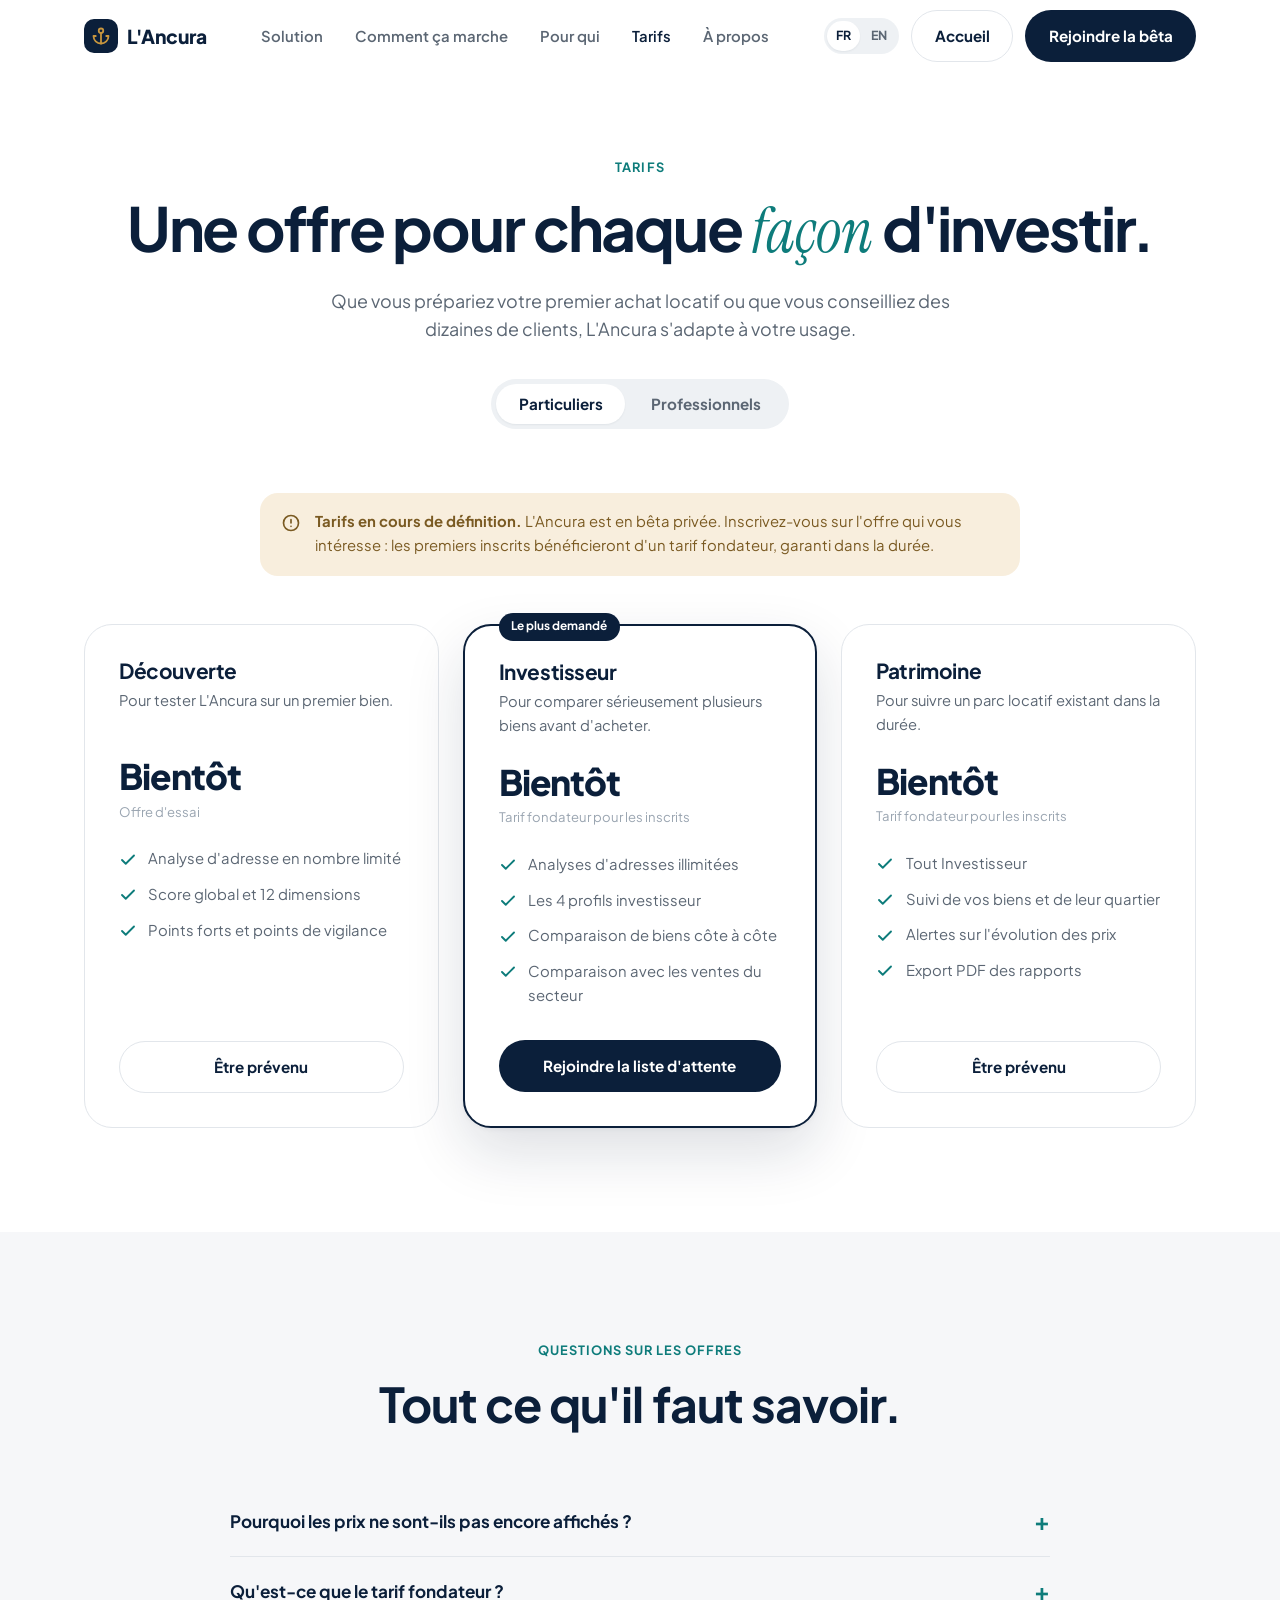
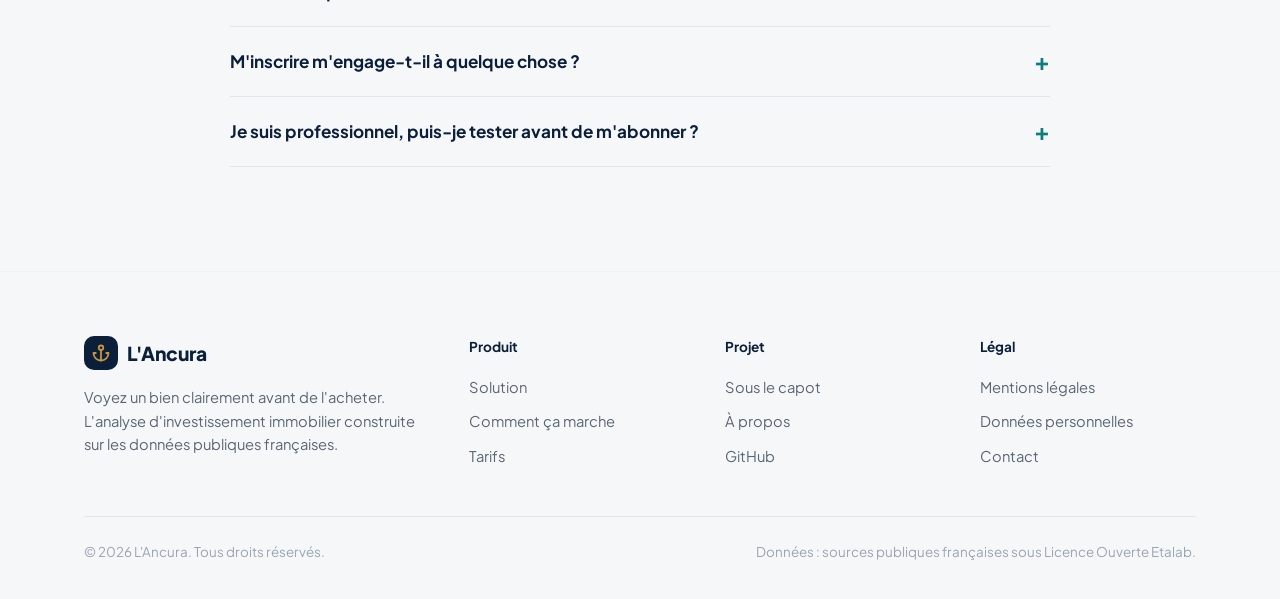
<file: site/tarifs.html>
<!doctype html>
<html lang="fr">
<head>
  <meta charset="utf-8">
  <meta name="viewport" content="width=device-width, initial-scale=1">
  <title>Tarifs — L'Ancura</title>
  <meta name="description" content="Les offres L'Ancura pour particuliers et professionnels : analyse d'adresse, comparaison de biens, rapports clients et API.">
  <link rel="icon" href="favicon.svg" type="image/svg+xml">
  <link rel="preconnect" href="https://fonts.googleapis.com">
  <link rel="preconnect" href="https://fonts.gstatic.com" crossorigin>
  <link href="https://fonts.googleapis.com/css2?family=Instrument+Serif:ital@1&family=Plus+Jakarta+Sans:wght@400;500;600;700;800&display=swap" rel="stylesheet">
  <link rel="stylesheet" href="styles.css">
</head>
<body>

<header class="nav">
  <div class="container nav-inner">
    <a href="index.html" class="brand" aria-label="L'Ancura, accueil">
      <span class="brand-mark"><svg width="18" height="18" viewBox="0 0 24 24" fill="none" stroke="currentColor" stroke-width="2.4" stroke-linecap="round" stroke-linejoin="round"><circle cx="12" cy="5" r="3"/><path d="M12 22V8"/><path d="M5 12H2a10 10 0 0 0 20 0h-3"/></svg></span>
      L'Ancura
    </a>
    <ul class="nav-links">
      <li><a href="index.html#solution">Solution</a></li>
      <li><a href="index.html#fonctionnement">Comment ça marche</a></li>
      <li><a href="index.html#pour-qui">Pour qui</a></li>
      <li><a href="tarifs.html" class="active">Tarifs</a></li>
      <li><a href="index.html#a-propos">À propos</a></li>
    </ul>
    <div class="nav-cta">
      <a href="en/index.html" class="lang-switch" hreflang="en" lang="en" aria-label="View the site in English"><b>FR</b><span>EN</span></a>
      <a href="index.html" class="btn btn-ghost">Accueil</a>
      <a href="#rejoindre" class="btn btn-primary" data-waitlist="nav">Rejoindre la bêta</a>
      <button class="nav-toggle" aria-label="Ouvrir le menu" aria-expanded="false">
        <svg width="24" height="24" viewBox="0 0 24 24" fill="none" stroke="currentColor" stroke-width="2" stroke-linecap="round"><path d="M4 7h16M4 12h16M4 17h16"/></svg>
      </button>
    </div>
  </div>
</header>

<main>

  <section class="page-hero">
    <div class="container">
      <span class="eyebrow">Tarifs</span>
      <h1>Une offre pour chaque <span class="serif">façon</span> d'investir.</h1>
      <p>Que vous prépariez votre premier achat locatif ou que vous conseilliez des dizaines de clients, L'Ancura s'adapte à votre usage.</p>
      <div class="toggle" role="tablist" aria-label="Type d'offre">
        <button role="tab" id="tab-particuliers" aria-controls="plans-particuliers" aria-selected="true">Particuliers</button>
        <button role="tab" id="tab-pros" aria-controls="plans-pros" aria-selected="false">Professionnels</button>
      </div>
    </div>
  </section>

  <section style="padding-top: 24px;">
    <div class="container">
      <div class="notice">
        <svg width="20" height="20" viewBox="0 0 24 24" fill="none" stroke="currentColor" stroke-width="2" stroke-linecap="round" stroke-linejoin="round"><circle cx="12" cy="12" r="9"/><path d="M12 8v4M12 16h.01"/></svg>
        <span><b>Tarifs en cours de définition.</b> L'Ancura est en bêta privée. Inscrivez-vous sur l'offre qui vous intéresse : les premiers inscrits bénéficieront d'un tarif fondateur, garanti dans la durée.</span>
      </div>

      <div class="plans" id="plans-particuliers" role="tabpanel" aria-labelledby="tab-particuliers">
        <div class="plan">
          <h3>Découverte</h3>
          <p class="plan-for">Pour tester L'Ancura sur un premier bien.</p>
          <div class="plan-price">Bientôt</div>
          <p class="plan-price-note">Offre d'essai</p>
          <ul class="checklist">
            <li><svg width="18" height="18" viewBox="0 0 24 24" fill="none" stroke="currentColor" stroke-width="2.5" stroke-linecap="round" stroke-linejoin="round"><path d="M20 6 9 17l-5-5"/></svg>Analyse d'adresse en nombre limité</li>
            <li><svg width="18" height="18" viewBox="0 0 24 24" fill="none" stroke="currentColor" stroke-width="2.5" stroke-linecap="round" stroke-linejoin="round"><path d="M20 6 9 17l-5-5"/></svg>Score global et 12 dimensions</li>
            <li><svg width="18" height="18" viewBox="0 0 24 24" fill="none" stroke="currentColor" stroke-width="2.5" stroke-linecap="round" stroke-linejoin="round"><path d="M20 6 9 17l-5-5"/></svg>Points forts et points de vigilance</li>
          </ul>
          <a href="#" class="btn btn-ghost btn-block" data-waitlist="particulier-decouverte">Être prévenu</a>
        </div>
        <div class="plan featured">
          <span class="plan-badge">Le plus demandé</span>
          <h3>Investisseur</h3>
          <p class="plan-for">Pour comparer sérieusement plusieurs biens avant d'acheter.</p>
          <div class="plan-price">Bientôt</div>
          <p class="plan-price-note">Tarif fondateur pour les inscrits</p>
          <ul class="checklist">
            <li><svg width="18" height="18" viewBox="0 0 24 24" fill="none" stroke="currentColor" stroke-width="2.5" stroke-linecap="round" stroke-linejoin="round"><path d="M20 6 9 17l-5-5"/></svg>Analyses d'adresses illimitées</li>
            <li><svg width="18" height="18" viewBox="0 0 24 24" fill="none" stroke="currentColor" stroke-width="2.5" stroke-linecap="round" stroke-linejoin="round"><path d="M20 6 9 17l-5-5"/></svg>Les 4 profils investisseur</li>
            <li><svg width="18" height="18" viewBox="0 0 24 24" fill="none" stroke="currentColor" stroke-width="2.5" stroke-linecap="round" stroke-linejoin="round"><path d="M20 6 9 17l-5-5"/></svg>Comparaison de biens côte à côte</li>
            <li><svg width="18" height="18" viewBox="0 0 24 24" fill="none" stroke="currentColor" stroke-width="2.5" stroke-linecap="round" stroke-linejoin="round"><path d="M20 6 9 17l-5-5"/></svg>Comparaison avec les ventes du secteur</li>
          </ul>
          <a href="#" class="btn btn-primary btn-block" data-waitlist="particulier-investisseur">Rejoindre la liste d'attente</a>
        </div>
        <div class="plan">
          <h3>Patrimoine</h3>
          <p class="plan-for">Pour suivre un parc locatif existant dans la durée.</p>
          <div class="plan-price">Bientôt</div>
          <p class="plan-price-note">Tarif fondateur pour les inscrits</p>
          <ul class="checklist">
            <li><svg width="18" height="18" viewBox="0 0 24 24" fill="none" stroke="currentColor" stroke-width="2.5" stroke-linecap="round" stroke-linejoin="round"><path d="M20 6 9 17l-5-5"/></svg>Tout Investisseur</li>
            <li><svg width="18" height="18" viewBox="0 0 24 24" fill="none" stroke="currentColor" stroke-width="2.5" stroke-linecap="round" stroke-linejoin="round"><path d="M20 6 9 17l-5-5"/></svg>Suivi de vos biens et de leur quartier</li>
            <li><svg width="18" height="18" viewBox="0 0 24 24" fill="none" stroke="currentColor" stroke-width="2.5" stroke-linecap="round" stroke-linejoin="round"><path d="M20 6 9 17l-5-5"/></svg>Alertes sur l'évolution des prix</li>
            <li><svg width="18" height="18" viewBox="0 0 24 24" fill="none" stroke="currentColor" stroke-width="2.5" stroke-linecap="round" stroke-linejoin="round"><path d="M20 6 9 17l-5-5"/></svg>Export PDF des rapports</li>
          </ul>
          <a href="#" class="btn btn-ghost btn-block" data-waitlist="particulier-patrimoine">Être prévenu</a>
        </div>
      </div>

      <div class="plans" id="plans-pros" role="tabpanel" aria-labelledby="tab-pros" hidden>
        <div class="plan">
          <h3>Indépendant</h3>
          <p class="plan-for">Pour l'agent, le CGP ou le chasseur immobilier qui travaille seul.</p>
          <div class="plan-price">Bientôt</div>
          <p class="plan-price-note">Tarif fondateur pour les inscrits</p>
          <ul class="checklist">
            <li><svg width="18" height="18" viewBox="0 0 24 24" fill="none" stroke="currentColor" stroke-width="2.5" stroke-linecap="round" stroke-linejoin="round"><path d="M20 6 9 17l-5-5"/></svg>Analyses illimitées</li>
            <li><svg width="18" height="18" viewBox="0 0 24 24" fill="none" stroke="currentColor" stroke-width="2.5" stroke-linecap="round" stroke-linejoin="round"><path d="M20 6 9 17l-5-5"/></svg>Rapports PDF à remettre aux clients</li>
            <li><svg width="18" height="18" viewBox="0 0 24 24" fill="none" stroke="currentColor" stroke-width="2.5" stroke-linecap="round" stroke-linejoin="round"><path d="M20 6 9 17l-5-5"/></svg>Votre logo sur les rapports</li>
          </ul>
          <a href="#" class="btn btn-ghost btn-block" data-waitlist="pro-independant">Être prévenu</a>
        </div>
        <div class="plan featured">
          <span class="plan-badge">Pour les équipes</span>
          <h3>Agence &amp; cabinet</h3>
          <p class="plan-for">Pour les agences et cabinets de conseil en patrimoine.</p>
          <div class="plan-price">Bientôt</div>
          <p class="plan-price-note">Tarif fondateur pour les inscrits</p>
          <ul class="checklist">
            <li><svg width="18" height="18" viewBox="0 0 24 24" fill="none" stroke="currentColor" stroke-width="2.5" stroke-linecap="round" stroke-linejoin="round"><path d="M20 6 9 17l-5-5"/></svg>Tout Indépendant</li>
            <li><svg width="18" height="18" viewBox="0 0 24 24" fill="none" stroke="currentColor" stroke-width="2.5" stroke-linecap="round" stroke-linejoin="round"><path d="M20 6 9 17l-5-5"/></svg>Plusieurs utilisateurs</li>
            <li><svg width="18" height="18" viewBox="0 0 24 24" fill="none" stroke="currentColor" stroke-width="2.5" stroke-linecap="round" stroke-linejoin="round"><path d="M20 6 9 17l-5-5"/></svg>Analyse en lot d'un portefeuille de biens</li>
            <li><svg width="18" height="18" viewBox="0 0 24 24" fill="none" stroke="currentColor" stroke-width="2.5" stroke-linecap="round" stroke-linejoin="round"><path d="M20 6 9 17l-5-5"/></svg>Rapports en marque blanche</li>
          </ul>
          <a href="#" class="btn btn-primary btn-block" data-waitlist="pro-agence">Rejoindre la liste d'attente</a>
        </div>
        <div class="plan">
          <h3>Entreprise &amp; API</h3>
          <p class="plan-for">Pour intégrer les scores L'Ancura dans vos propres outils.</p>
          <div class="plan-price">Sur devis</div>
          <p class="plan-price-note">Selon le volume</p>
          <ul class="checklist">
            <li><svg width="18" height="18" viewBox="0 0 24 24" fill="none" stroke="currentColor" stroke-width="2.5" stroke-linecap="round" stroke-linejoin="round"><path d="M20 6 9 17l-5-5"/></svg>Accès API aux scores</li>
            <li><svg width="18" height="18" viewBox="0 0 24 24" fill="none" stroke="currentColor" stroke-width="2.5" stroke-linecap="round" stroke-linejoin="round"><path d="M20 6 9 17l-5-5"/></svg>Couverture géographique sur mesure</li>
            <li><svg width="18" height="18" viewBox="0 0 24 24" fill="none" stroke="currentColor" stroke-width="2.5" stroke-linecap="round" stroke-linejoin="round"><path d="M20 6 9 17l-5-5"/></svg>Accompagnement dédié</li>
          </ul>
          <a href="https://linkedin.com/in/gfbastien" class="btn btn-ghost btn-block" target="_blank" rel="noopener">Nous contacter</a>
        </div>
      </div>
    </div>
  </section>

  <section class="section-gray">
    <div class="container">
      <div class="section-head center">
        <span class="eyebrow">Questions sur les offres</span>
        <h2>Tout ce qu'il faut savoir.</h2>
      </div>
      <div class="faq">
        <details>
          <summary>Pourquoi les prix ne sont-ils pas encore affichés ?</summary>
          <p>L'Ancura est en bêta privée. Nous construisons les offres avec nos premiers utilisateurs pour qu'elles correspondent à de vrais usages. Votre inscription nous aide à les calibrer.</p>
        </details>
        <details>
          <summary>Qu'est-ce que le tarif fondateur ?</summary>
          <p>Un tarif préférentiel réservé aux inscrits de la liste d'attente, conservé tant que l'abonnement reste actif.</p>
        </details>
        <details>
          <summary>M'inscrire m'engage-t-il à quelque chose ?</summary>
          <p>Non. L'inscription sert uniquement à vous prévenir de l'ouverture de l'offre choisie. Vous pouvez vous désinscrire à tout moment.</p>
        </details>
        <details>
          <summary>Je suis professionnel, puis-je tester avant de m'abonner ?</summary>
          <p>Oui. Les professionnels inscrits seront contactés pour une démonstration et une période de test pendant la bêta.</p>
        </details>
      </div>
    </div>
  </section>

</main>

<footer class="footer">
  <div class="container">
    <div class="footer-grid">
      <div>
        <a href="index.html" class="brand">
          <span class="brand-mark"><svg width="18" height="18" viewBox="0 0 24 24" fill="none" stroke="currentColor" stroke-width="2.4" stroke-linecap="round" stroke-linejoin="round"><circle cx="12" cy="5" r="3"/><path d="M12 22V8"/><path d="M5 12H2a10 10 0 0 0 20 0h-3"/></svg></span>
          L'Ancura
        </a>
        <p>Voyez un bien clairement avant de l'acheter. L'analyse d'investissement immobilier construite sur les données publiques françaises.</p>
      </div>
      <div>
        <h4>Produit</h4>
        <ul>
          <li><a href="index.html#solution">Solution</a></li>
          <li><a href="index.html#fonctionnement">Comment ça marche</a></li>
          <li><a href="tarifs.html">Tarifs</a></li>
        </ul>
      </div>
      <div>
        <h4>Projet</h4>
        <ul>
          <li><a href="index.html#technique">Sous le capot</a></li>
          <li><a href="index.html#a-propos">À propos</a></li>
          <li><a href="https://github.com/gfbastien/lancura-showcase" target="_blank" rel="noopener">GitHub</a></li>
        </ul>
      </div>
      <div>
        <h4>Légal</h4>
        <ul>
          <li><a href="mentions-legales.html">Mentions légales</a></li>
          <li><a href="mentions-legales.html#donnees">Données personnelles</a></li>
          <li><a href="https://linkedin.com/in/gfbastien" target="_blank" rel="noopener">Contact</a></li>
        </ul>
      </div>
    </div>
    <div class="footer-bottom">
      <span>© <span data-year>2026</span> L'Ancura. Tous droits réservés.</span>
      <span>Données : sources publiques françaises sous Licence Ouverte Etalab.</span>
    </div>
  </div>
</footer>

<script src="main.js"></script>
</body>
</html>
</file>
<file: site/styles.css>
/* L'Ancura — site vitrine */
:root {
  --navy-950: #071528;
  --navy-900: #0b1f3a;
  --navy-700: #17335c;
  --teal-600: #0e7c7b;
  --teal-500: #12a19f;
  --teal-50: #e8f6f5;
  --gold-500: #c8963e;
  --gold-100: #f8eedd;
  --sand-50: #fbf8f3;
  --gray-50: #f6f7f9;
  --gray-100: #eef1f4;
  --gray-200: #e2e6eb;
  --gray-400: #9aa5b1;
  --gray-600: #5b6673;
  --gray-900: #1a2233;
  --green-600: #1d8348;
  --green-50: #eaf6ee;
  --amber-600: #b7791f;
  --amber-50: #fdf3e2;
  --white: #ffffff;
  --radius-sm: 10px;
  --radius: 18px;
  --radius-lg: 28px;
  --shadow-sm: 0 1px 2px rgba(11, 31, 58, 0.06);
  --shadow: 0 1px 2px rgba(11, 31, 58, 0.05), 0 8px 28px rgba(11, 31, 58, 0.08);
  --shadow-lg: 0 2px 4px rgba(11, 31, 58, 0.04), 0 24px 60px rgba(11, 31, 58, 0.14);
  --font: "Plus Jakarta Sans", -apple-system, "Segoe UI", Roboto, sans-serif;
  --font-serif: "Instrument Serif", Georgia, serif;
  --container: 1160px;
}

*, *::before, *::after { box-sizing: border-box; }
html { scroll-behavior: smooth; }
body {
  margin: 0;
  font-family: var(--font);
  color: var(--gray-900);
  background: var(--white);
  line-height: 1.6;
  -webkit-font-smoothing: antialiased;
}
img, svg { display: block; max-width: 100%; }
a { color: var(--teal-600); text-decoration: none; }
a:hover { color: var(--navy-900); }
h1, h2, h3 { color: var(--navy-900); line-height: 1.15; margin: 0; letter-spacing: -0.02em; }
p { margin: 0; }
.serif { font-family: var(--font-serif); font-weight: 400; font-style: italic; letter-spacing: 0; }

.container { width: 100%; max-width: var(--container); margin: 0 auto; padding: 0 24px; }
@media (max-width: 640px) { .container { padding: 0 16px; } }

/* ---------- Boutons ---------- */
.btn {
  display: inline-flex;
  align-items: center;
  justify-content: center;
  gap: 0.5rem;
  padding: 0.8rem 1.4rem;
  border-radius: 999px;
  font-weight: 700;
  font-size: 0.95rem;
  border: 1.5px solid transparent;
  transition: transform 0.15s ease, background 0.15s ease, box-shadow 0.15s ease;
  white-space: nowrap;
  cursor: pointer;
  font-family: inherit;
}
.btn:hover { transform: translateY(-1px); }
.btn-primary { background: var(--navy-900); color: var(--white); }
.btn-primary:hover { background: var(--navy-700); color: var(--white); box-shadow: var(--shadow); }
.btn-gold { background: var(--gold-500); color: var(--navy-950); }
.btn-gold:hover { background: #dba94f; color: var(--navy-950); }
.btn-ghost { background: transparent; color: var(--navy-900); border-color: var(--gray-200); }
.btn-ghost:hover { border-color: var(--navy-900); color: var(--navy-900); }
.btn-light { background: var(--white); color: var(--navy-900); }
.btn-light:hover { color: var(--navy-900); box-shadow: var(--shadow); }
.btn-block { width: 100%; }

/* ---------- Navigation ---------- */
.nav {
  position: sticky;
  top: 0;
  z-index: 50;
  background: rgba(255, 255, 255, 0.86);
  backdrop-filter: saturate(180%) blur(14px);
  -webkit-backdrop-filter: saturate(180%) blur(14px);
  border-bottom: 1px solid transparent;
  transition: border-color 0.2s ease;
}
.nav.scrolled { border-bottom-color: var(--gray-100); }
.nav-inner { display: flex; align-items: center; justify-content: space-between; height: 72px; gap: 1.5rem; }
.brand { display: inline-flex; align-items: center; gap: 0.55rem; font-weight: 800; font-size: 1.2rem; color: var(--navy-900); letter-spacing: -0.02em; }
.brand:hover { color: var(--navy-900); }
.brand-mark {
  width: 34px; height: 34px; border-radius: 10px;
  background: var(--navy-900); color: var(--gold-500);
  display: grid; place-items: center;
}
.nav-links { display: flex; align-items: center; gap: 2rem; list-style: none; margin: 0; padding: 0; }
.nav-links a { color: var(--gray-600); font-weight: 600; font-size: 0.93rem; }
.nav-links a:hover, .nav-links a.active { color: var(--navy-900); }
.nav-cta { display: flex; align-items: center; gap: 0.75rem; }
.lang-switch {
  display: inline-flex; align-items: center; gap: 2px; padding: 3px; border-radius: 999px;
  background: var(--gray-100); font-size: 0.78rem; font-weight: 700; letter-spacing: 0.02em;
}
.lang-switch span, .lang-switch b { padding: 0.3rem 0.55rem; border-radius: 999px; }
.lang-switch span { color: var(--gray-600); }
.lang-switch b { background: var(--white); color: var(--navy-900); box-shadow: var(--shadow-sm); }
.lang-switch:hover span { color: var(--navy-900); }
.nav-links small { font-size: 0.72em; color: var(--gray-400); }
.nav-toggle { display: none; background: none; border: 0; padding: 8px; cursor: pointer; color: var(--navy-900); }
@media (max-width: 920px) {
  .nav-links, .nav-cta .btn-ghost { display: none; }
  .nav-toggle { display: block; }
  .nav.open .nav-links {
    display: flex; flex-direction: column; align-items: flex-start; gap: 1.1rem;
    position: absolute; top: 72px; left: 0; right: 0;
    background: var(--white); padding: 1.5rem 16px 2rem;
    border-bottom: 1px solid var(--gray-100); box-shadow: var(--shadow);
  }
  .nav.open .nav-links a { font-size: 1.05rem; }
}
@media (max-width: 480px) {
  /* Le hero porte déjà l'appel à l'action : on garde logo, langue et menu */
  .nav-cta .btn-primary { display: none; }
}

/* ---------- Sections ---------- */
section { padding: 104px 0; }
@media (max-width: 640px) { section { padding: 72px 0; } }
.section-sand { background: var(--sand-50); }
.section-gray { background: var(--gray-50); }
.section-head { max-width: 720px; margin-bottom: 56px; }
.section-head.center { margin-left: auto; margin-right: auto; text-align: center; }
.eyebrow {
  display: inline-flex; align-items: center; gap: 0.5rem;
  font-size: 0.8rem; font-weight: 700; letter-spacing: 0.08em; text-transform: uppercase;
  color: var(--teal-600); margin-bottom: 1rem;
}
.section-head h2 { font-size: clamp(2rem, 4vw, 3rem); }
.section-head p { margin-top: 1.1rem; font-size: 1.1rem; color: var(--gray-600); }

/* ---------- Hero ---------- */
.hero { padding: 72px 0 96px; position: relative; overflow: hidden; }
.hero::before {
  content: ""; position: absolute; inset: -20% -10% auto auto; width: 720px; height: 720px;
  background: radial-gradient(closest-side, rgba(18, 161, 159, 0.14), transparent);
  pointer-events: none;
}
.hero::after {
  content: ""; position: absolute; inset: auto auto -30% -15%; width: 640px; height: 640px;
  background: radial-gradient(closest-side, rgba(200, 150, 62, 0.13), transparent);
  pointer-events: none;
}
.hero-grid { display: grid; grid-template-columns: 1.05fr 1fr; gap: 64px; align-items: center; position: relative; z-index: 1; }
@media (max-width: 960px) { .hero-grid { grid-template-columns: 1fr; gap: 48px; } }
.pill {
  display: inline-flex; align-items: center; gap: 0.55rem;
  background: var(--white); border: 1px solid var(--gray-200); border-radius: 999px;
  padding: 0.35rem 0.9rem 0.35rem 0.4rem; font-size: 0.85rem; font-weight: 600; color: var(--gray-600);
  box-shadow: var(--shadow-sm);
}
.pill b { background: var(--teal-50); color: var(--teal-600); border-radius: 999px; padding: 0.15rem 0.6rem; font-size: 0.75rem; }
.hero h1 { font-size: clamp(2.6rem, 6vw, 4.4rem); margin: 1.5rem 0 1.4rem; letter-spacing: -0.035em; }
.hero h1 .serif { color: var(--teal-600); }
.hero-lead { font-size: 1.2rem; color: var(--gray-600); max-width: 34rem; }
.hero-actions { display: flex; flex-wrap: wrap; gap: 0.8rem; margin-top: 2.2rem; }
.hero-proof { display: flex; flex-wrap: wrap; gap: 1.4rem; margin-top: 2.4rem; color: var(--gray-600); font-size: 0.9rem; font-weight: 600; }
.hero-proof span { display: inline-flex; align-items: center; gap: 0.45rem; }
.hero-proof svg { color: var(--green-600); flex: none; }

/* Carte « rapport » d'illustration */
.mock { position: relative; }
.mock-card {
  background: var(--white); border-radius: var(--radius-lg); box-shadow: var(--shadow-lg);
  border: 1px solid var(--gray-100); padding: 28px; position: relative; z-index: 1;
}
.mock-top { display: flex; justify-content: space-between; align-items: flex-start; gap: 1rem; }
.mock-address { font-weight: 700; color: var(--navy-900); font-size: 1.02rem; }
.mock-sub { color: var(--gray-400); font-size: 0.82rem; margin-top: 0.15rem; }
.mock-tag { font-size: 0.72rem; font-weight: 700; color: var(--gray-600); background: var(--gray-100); padding: 0.25rem 0.6rem; border-radius: 999px; white-space: nowrap; }
.mock-score { display: flex; align-items: center; gap: 1.2rem; margin: 1.6rem 0 1.4rem; }
.ring { --p: 74; width: 92px; height: 92px; border-radius: 50%; flex: none;
  background: conic-gradient(var(--teal-500) calc(var(--p) * 1%), var(--gray-100) 0);
  display: grid; place-items: center; }
.ring > div { width: 74px; height: 74px; border-radius: 50%; background: var(--white); display: grid; place-items: center; text-align: center; }
.ring strong { font-size: 1.55rem; color: var(--navy-900); line-height: 1; }
.ring small { font-size: 0.7rem; color: var(--gray-400); display: block; }
.mock-score-label { font-size: 0.82rem; color: var(--gray-600); }
.mock-score-label b { display: block; color: var(--navy-900); font-size: 1.05rem; margin-bottom: 0.2rem; }
.bars { display: grid; gap: 0.65rem; }
.bar { display: grid; grid-template-columns: 110px 1fr 34px; align-items: center; gap: 0.8rem; font-size: 0.84rem; color: var(--gray-600); }
.bar-track { height: 8px; background: var(--gray-100); border-radius: 999px; overflow: hidden; }
.bar-fill { height: 100%; border-radius: 999px; background: var(--teal-500); }
.bar-fill.warn { background: var(--gold-500); }
.bar b { color: var(--navy-900); text-align: right; }
.mock-notes { display: grid; grid-template-columns: 1fr 1fr; gap: 0.7rem; margin-top: 1.4rem; }
.note { border-radius: var(--radius-sm); padding: 0.7rem 0.85rem; font-size: 0.8rem; line-height: 1.4; }
.note b { display: block; font-size: 0.72rem; text-transform: uppercase; letter-spacing: 0.05em; margin-bottom: 0.2rem; }
.note.good { background: var(--green-50); color: var(--green-600); }
.note.watch { background: var(--amber-50); color: var(--amber-600); }
.mock-float {
  position: absolute; z-index: 2; background: var(--white); border-radius: 14px; box-shadow: var(--shadow-lg);
  padding: 0.75rem 1rem; font-size: 0.82rem; font-weight: 600; color: var(--navy-900);
  display: flex; align-items: center; gap: 0.6rem; border: 1px solid var(--gray-100);
}
.mock-float .dot { width: 30px; height: 30px; border-radius: 9px; display: grid; place-items: center; flex: none; }
.mock-float.f1 { top: -18px; right: -14px; }
.mock-float.f1 .dot { background: var(--gold-100); color: var(--gold-500); }
.mock-float.f2 { bottom: 40px; left: -22px; }
.mock-float.f2 .dot { background: var(--teal-50); color: var(--teal-600); }
.mock-caption { text-align: center; font-size: 0.78rem; color: var(--gray-400); margin-top: 3rem; }
@media (max-width: 640px) {
  .mock-card { padding: 20px; }
  .mock-float { display: none; }
  .bar { grid-template-columns: 92px 1fr 30px; }
  .mock-notes { grid-template-columns: 1fr; }
}

/* ---------- Bandeau sources ---------- */
.sources { padding: 40px 0; border-top: 1px solid var(--gray-100); border-bottom: 1px solid var(--gray-100); }
.sources-inner { display: flex; align-items: center; justify-content: space-between; gap: 2rem; flex-wrap: wrap; }
.sources p { font-size: 0.85rem; color: var(--gray-600); font-weight: 600; max-width: 15rem; }
.sources ul { display: flex; flex-wrap: wrap; gap: 0.6rem 2.2rem; list-style: none; margin: 0; padding: 0; }
.sources li { font-weight: 800; color: var(--gray-400); font-size: 1.05rem; letter-spacing: -0.01em; }
.sources li small { font-weight: 600; font-size: 0.72rem; display: block; letter-spacing: 0; }

/* ---------- Cartes génériques ---------- */
.grid-3 { display: grid; grid-template-columns: repeat(3, 1fr); gap: 24px; }
.grid-2 { display: grid; grid-template-columns: repeat(2, 1fr); gap: 24px; }
@media (max-width: 900px) { .grid-3 { grid-template-columns: 1fr; } }
@media (max-width: 760px) { .grid-2 { grid-template-columns: 1fr; } }
.card {
  background: var(--white); border-radius: var(--radius); padding: 32px;
  border: 1px solid var(--gray-100); box-shadow: var(--shadow-sm);
}
.card h3 { font-size: 1.2rem; margin: 1.1rem 0 0.6rem; }
.card p { color: var(--gray-600); font-size: 0.97rem; }
.icon {
  width: 48px; height: 48px; border-radius: 14px; display: grid; place-items: center;
  background: var(--teal-50); color: var(--teal-600);
}
.icon.gold { background: var(--gold-100); color: var(--gold-500); }
.icon.navy { background: var(--navy-900); color: var(--gold-500); }
.icon.amber { background: var(--amber-50); color: var(--amber-600); }

.stat-strip { display: grid; grid-template-columns: repeat(3, 1fr); gap: 24px; margin-top: 48px; }
.stat-strip div { border-top: 2px solid var(--navy-900); padding-top: 1rem; }
.stat-strip strong { display: block; font-size: 2.4rem; color: var(--navy-900); letter-spacing: -0.03em; line-height: 1.1; }
.stat-strip span { color: var(--gray-600); font-size: 0.95rem; }
@media (max-width: 760px) { .stat-strip { grid-template-columns: 1fr; } }

/* ---------- Dimensions ---------- */
.dims { display: grid; grid-template-columns: repeat(4, 1fr); gap: 16px; }
@media (max-width: 1000px) { .dims { grid-template-columns: repeat(3, 1fr); } }
@media (max-width: 760px) { .dims { grid-template-columns: repeat(2, 1fr); } }
@media (max-width: 440px) { .dims { grid-template-columns: 1fr; } }
.dim { background: var(--white); border-radius: var(--radius); padding: 22px; border: 1px solid var(--gray-100); transition: transform 0.15s ease, box-shadow 0.15s ease; }
.dim:hover { transform: translateY(-2px); box-shadow: var(--shadow); }
.dim-num { font-size: 0.75rem; font-weight: 700; color: var(--gray-400); }
.dim h3 { font-size: 1.02rem; margin: 0.5rem 0 0.35rem; }
.dim p { font-size: 0.86rem; color: var(--gray-600); line-height: 1.5; }
.dim .src { display: inline-block; margin-top: 0.8rem; font-size: 0.72rem; font-weight: 700; color: var(--teal-600); background: var(--teal-50); padding: 0.18rem 0.55rem; border-radius: 999px; }

/* ---------- Étapes ---------- */
.steps { display: grid; grid-template-columns: repeat(3, 1fr); gap: 24px; counter-reset: step; }
@media (max-width: 900px) { .steps { grid-template-columns: 1fr; } }
.step { position: relative; padding: 32px; border-radius: var(--radius-lg); background: var(--white); border: 1px solid var(--gray-100); }
.step::before {
  counter-increment: step; content: counter(step);
  display: grid; place-items: center; width: 40px; height: 40px; border-radius: 50%;
  background: var(--navy-900); color: var(--white); font-weight: 800; margin-bottom: 1.4rem;
}
.step h3 { font-size: 1.25rem; margin-bottom: 0.6rem; }
.step p { color: var(--gray-600); }
.step-visual { margin-top: 1.4rem; background: var(--gray-50); border-radius: 14px; padding: 14px; font-size: 0.84rem; }
.fake-input { display: flex; align-items: center; gap: 0.5rem; background: var(--white); border: 1px solid var(--gray-200); border-radius: 10px; padding: 0.6rem 0.75rem; color: var(--gray-400); }
.chips { display: flex; flex-wrap: wrap; gap: 0.4rem; }
.chip { background: var(--white); border: 1px solid var(--gray-200); border-radius: 999px; padding: 0.22rem 0.65rem; font-size: 0.76rem; font-weight: 600; color: var(--gray-600); }
.chip.on { background: var(--navy-900); border-color: var(--navy-900); color: var(--white); }

/* ---------- Profils ---------- */
.profiles { display: grid; grid-template-columns: repeat(4, 1fr); gap: 16px; }
@media (max-width: 1000px) { .profiles { grid-template-columns: repeat(2, 1fr); } }
@media (max-width: 520px) { .profiles { grid-template-columns: 1fr; } }
.profile { border-radius: var(--radius); padding: 26px; background: var(--white); border: 1px solid var(--gray-100); }
.profile h3 { font-size: 1.1rem; margin: 1rem 0 0.4rem; }
.profile p { font-size: 0.9rem; color: var(--gray-600); }
.profile ul { list-style: none; padding: 0; margin: 1rem 0 0; display: grid; gap: 0.35rem; font-size: 0.82rem; color: var(--gray-600); }
.profile li { display: flex; justify-content: space-between; border-bottom: 1px dashed var(--gray-200); padding-bottom: 0.3rem; }
.profile li b { color: var(--navy-900); }

/* ---------- Audiences ---------- */
.audience { border-radius: var(--radius-lg); padding: 44px; display: flex; flex-direction: column; }
.audience.individual { background: var(--teal-50); }
.audience.pro { background: var(--navy-900); color: var(--gray-200); }
.audience.pro h3, .audience.pro .audience-tag { color: var(--white); }
.audience-tag { font-size: 0.8rem; font-weight: 700; text-transform: uppercase; letter-spacing: 0.08em; color: var(--teal-600); }
.audience.pro .audience-tag { color: var(--gold-500); }
.audience h3 { font-size: clamp(1.6rem, 3vw, 2.1rem); margin: 0.9rem 0 1rem; }
.audience > p { font-size: 1.02rem; }
.audience.individual > p { color: var(--gray-600); }
.checklist { list-style: none; padding: 0; margin: 1.6rem 0 2rem; display: grid; gap: 0.75rem; }
.checklist li { display: flex; gap: 0.7rem; align-items: flex-start; font-size: 0.97rem; }
.checklist svg { flex: none; margin-top: 0.2rem; color: var(--teal-600); }
.audience.pro .checklist svg { color: var(--gold-500); }
.audience .btn { margin-top: auto; align-self: flex-start; }
@media (max-width: 640px) { .audience { padding: 28px; } }

/* ---------- Principes ---------- */
.principles { display: grid; grid-template-columns: repeat(4, 1fr); gap: 32px; }
@media (max-width: 900px) { .principles { grid-template-columns: repeat(2, 1fr); } }
@media (max-width: 520px) { .principles { grid-template-columns: 1fr; } }
.principle h3 { font-size: 1.08rem; margin: 1rem 0 0.5rem; }
.principle p { color: var(--gray-600); font-size: 0.93rem; }

/* ---------- Sous le capot ---------- */
.tech { background: var(--navy-950); color: var(--gray-200); }
.tech .section-head h2 { color: var(--white); }
.tech .section-head p { color: var(--gray-400); }
.tech .eyebrow { color: var(--gold-500); }
.pipeline { display: grid; grid-template-columns: repeat(5, 1fr); gap: 12px; }
@media (max-width: 960px) { .pipeline { grid-template-columns: 1fr; } }
.pipe { background: rgba(255, 255, 255, 0.04); border: 1px solid rgba(255, 255, 255, 0.1); border-radius: var(--radius); padding: 22px; position: relative; }
.pipe-step { font-size: 0.72rem; font-weight: 700; color: var(--gold-500); letter-spacing: 0.06em; text-transform: uppercase; }
.pipe h3 { color: var(--white); font-size: 1.05rem; margin: 0.5rem 0 0.45rem; }
.pipe p { font-size: 0.86rem; color: var(--gray-400); line-height: 1.5; }
.pipe code { font-size: 0.76rem; color: var(--teal-500); }
.stack { display: flex; flex-wrap: wrap; gap: 0.6rem; margin-top: 40px; }
.stack span { border: 1px solid rgba(255, 255, 255, 0.14); border-radius: 999px; padding: 0.4rem 0.95rem; font-size: 0.85rem; font-weight: 600; color: var(--gray-200); }
.tech-quote { margin-top: 48px; display: grid; grid-template-columns: 1fr 1fr; gap: 24px; }
@media (max-width: 760px) { .tech-quote { grid-template-columns: 1fr; } }
.tech-quote > div { background: rgba(255, 255, 255, 0.04); border-radius: var(--radius); padding: 26px; border: 1px solid rgba(255, 255, 255, 0.08); }
.tech-quote h3 { color: var(--white); font-size: 1.05rem; margin-bottom: 0.5rem; }
.tech-quote p { color: var(--gray-400); font-size: 0.92rem; }

/* ---------- À propos ---------- */
.about { display: grid; grid-template-columns: 300px 1fr; gap: 56px; align-items: center; }
@media (max-width: 860px) { .about { grid-template-columns: 1fr; gap: 32px; } }
.avatar {
  aspect-ratio: 1; border-radius: var(--radius-lg); background: linear-gradient(145deg, var(--navy-900), var(--teal-600));
  display: grid; place-items: center; color: var(--white); font-size: 4.5rem; font-weight: 800; letter-spacing: -0.04em;
  max-width: 300px;
}
.about h2 { font-size: clamp(1.8rem, 3.5vw, 2.6rem); }
.about p { margin-top: 1.1rem; color: var(--gray-600); font-size: 1.05rem; }
.about-links { display: flex; flex-wrap: wrap; gap: 0.8rem; margin-top: 1.8rem; }

/* ---------- FAQ ---------- */
.faq { max-width: 820px; margin: 0 auto; }
.faq details { border-bottom: 1px solid var(--gray-200); padding: 1.3rem 0; }
.faq summary { cursor: pointer; list-style: none; font-weight: 700; color: var(--navy-900); font-size: 1.07rem; display: flex; justify-content: space-between; gap: 1rem; }
.faq summary::-webkit-details-marker { display: none; }
.faq summary::after { content: "+"; font-size: 1.5rem; line-height: 1; color: var(--teal-600); transition: transform 0.2s ease; flex: none; }
.faq details[open] summary::after { transform: rotate(45deg); }
.faq details p { margin-top: 0.8rem; color: var(--gray-600); }

/* ---------- CTA final ---------- */
.cta-band { padding: 0 0 104px; }
.cta-box {
  background: linear-gradient(135deg, var(--navy-900), var(--navy-700) 55%, var(--teal-600));
  border-radius: var(--radius-lg); padding: 64px; color: var(--gray-200);
  display: grid; grid-template-columns: 1.2fr 1fr; gap: 48px; align-items: center;
}
.cta-box h2 { color: var(--white); font-size: clamp(1.9rem, 3.5vw, 2.7rem); }
.cta-box p { margin-top: 1rem; color: var(--gray-200); }
@media (max-width: 860px) { .cta-box { grid-template-columns: 1fr; padding: 36px 24px; } }
.waitlist { display: grid; gap: 0.7rem; }
.waitlist-row { display: flex; gap: 0.6rem; flex-wrap: wrap; }
.waitlist-row > * { flex: 1 1 180px; }
.waitlist input, .waitlist select {
  font-family: inherit; font-size: 0.95rem; padding: 0.85rem 1rem; border-radius: 12px;
  border: 1px solid rgba(255, 255, 255, 0.25); background: rgba(255, 255, 255, 0.1); color: var(--white);
  width: 100%;
}
.waitlist input::placeholder { color: rgba(255, 255, 255, 0.6); }
.waitlist select option { color: var(--gray-900); }
.waitlist small { color: rgba(255, 255, 255, 0.65); font-size: 0.78rem; }
.waitlist small a { color: var(--white); text-decoration: underline; }
.form-msg { font-size: 0.9rem; font-weight: 600; color: var(--white); min-height: 1.2em; }

/* ---------- Tarifs ---------- */
.page-hero { padding: 80px 0 40px; text-align: center; }
.page-hero h1 { font-size: clamp(2.4rem, 5vw, 3.8rem); letter-spacing: -0.035em; }
.page-hero h1 .serif { color: var(--teal-600); }
.page-hero p { max-width: 640px; margin: 1.2rem auto 0; color: var(--gray-600); font-size: 1.12rem; }
.toggle {
  display: inline-flex; background: var(--gray-100); border-radius: 999px; padding: 5px; margin-top: 2.2rem; gap: 4px;
}
.toggle button {
  border: 0; background: transparent; font-family: inherit; font-weight: 700; font-size: 0.95rem;
  padding: 0.65rem 1.4rem; border-radius: 999px; color: var(--gray-600); cursor: pointer;
}
.toggle button[aria-selected="true"] { background: var(--white); color: var(--navy-900); box-shadow: var(--shadow-sm); }
.notice {
  display: flex; gap: 0.9rem; align-items: flex-start; max-width: 760px; margin: 0 auto 48px;
  background: var(--gold-100); color: #7a5a22; border-radius: var(--radius); padding: 1.1rem 1.3rem; font-size: 0.93rem;
}
.notice svg { flex: none; margin-top: 0.15rem; }
.plans { display: grid; grid-template-columns: repeat(3, 1fr); gap: 24px; align-items: stretch; }
@media (max-width: 960px) { .plans { grid-template-columns: 1fr; max-width: 520px; margin: 0 auto; } }
.plans[hidden] { display: none; }
.plan {
  background: var(--white); border: 1px solid var(--gray-200); border-radius: var(--radius-lg); padding: 34px;
  display: flex; flex-direction: column; position: relative;
}
.plan.featured { border: 2px solid var(--navy-900); box-shadow: var(--shadow-lg); }
.plan-badge {
  position: absolute; top: -13px; left: 34px; background: var(--navy-900); color: var(--white);
  font-size: 0.74rem; font-weight: 700; padding: 0.3rem 0.8rem; border-radius: 999px;
}
.plan h3 { font-size: 1.3rem; }
.plan-for { color: var(--gray-600); font-size: 0.92rem; margin-top: 0.4rem; min-height: 2.9em; }
.plan-price { margin: 1.6rem 0 0.3rem; font-size: 2.2rem; font-weight: 800; color: var(--navy-900); letter-spacing: -0.03em; line-height: 1.1; }
.plan-price small { font-size: 0.95rem; font-weight: 600; color: var(--gray-400); letter-spacing: 0; }
.plan-price-note { font-size: 0.82rem; color: var(--gray-400); min-height: 1.4em; }
.plan .checklist { margin: 1.6rem 0 2rem; }
.plan .checklist li { font-size: 0.93rem; color: var(--gray-600); }
.plan .btn { margin-top: auto; }
.compare-wrap { overflow-x: auto; margin-top: 24px; border-radius: var(--radius); border: 1px solid var(--gray-200); }
table.compare { width: 100%; border-collapse: collapse; min-width: 640px; font-size: 0.92rem; background: var(--white); }
table.compare th, table.compare td { padding: 0.95rem 1.1rem; text-align: left; border-bottom: 1px solid var(--gray-100); }
table.compare thead th { background: var(--gray-50); color: var(--navy-900); font-size: 0.85rem; }
table.compare td:not(:first-child), table.compare th:not(:first-child) { text-align: center; }
table.compare tbody tr:last-child td { border-bottom: 0; }
.yes { color: var(--green-600); font-weight: 800; }
.no { color: var(--gray-400); }

/* ---------- Pages texte ---------- */
.prose { max-width: 760px; margin: 0 auto; padding: 72px 0 104px; }
.prose h1 { font-size: clamp(2.2rem, 4vw, 3rem); margin-bottom: 2rem; }
.prose h2 { font-size: 1.35rem; margin: 2.4rem 0 0.8rem; }
.prose p, .prose li { color: var(--gray-600); }
.prose p + p { margin-top: 0.8rem; }
.todo { background: var(--amber-50); color: var(--amber-600); font-weight: 700; padding: 0 0.3rem; border-radius: 4px; }

/* ---------- Footer ---------- */
.footer { background: var(--gray-50); padding: 64px 0 36px; border-top: 1px solid var(--gray-100); }
.footer-grid { display: grid; grid-template-columns: 1.6fr 1fr 1fr 1fr; gap: 40px; }
@media (max-width: 860px) { .footer-grid { grid-template-columns: 1fr 1fr; } }
@media (max-width: 480px) { .footer-grid { grid-template-columns: 1fr; } }
.footer p { color: var(--gray-600); font-size: 0.92rem; margin-top: 1rem; max-width: 22rem; }
.footer h4 { font-size: 0.85rem; color: var(--navy-900); margin: 0 0 1rem; }
.footer ul { list-style: none; padding: 0; margin: 0; display: grid; gap: 0.55rem; }
.footer ul a { color: var(--gray-600); font-size: 0.92rem; }
.footer ul a:hover { color: var(--navy-900); }
.footer-bottom { margin-top: 48px; padding-top: 24px; border-top: 1px solid var(--gray-200); display: flex; justify-content: space-between; flex-wrap: wrap; gap: 1rem; font-size: 0.84rem; color: var(--gray-400); }

/* ---------- Apparition au scroll ---------- */
.reveal { opacity: 0; transform: translateY(16px); transition: opacity 0.6s ease, transform 0.6s ease; }
.reveal.in { opacity: 1; transform: none; }
@media (prefers-reduced-motion: reduce) {
  .reveal { opacity: 1; transform: none; transition: none; }
  html { scroll-behavior: auto; }
}
</file>
